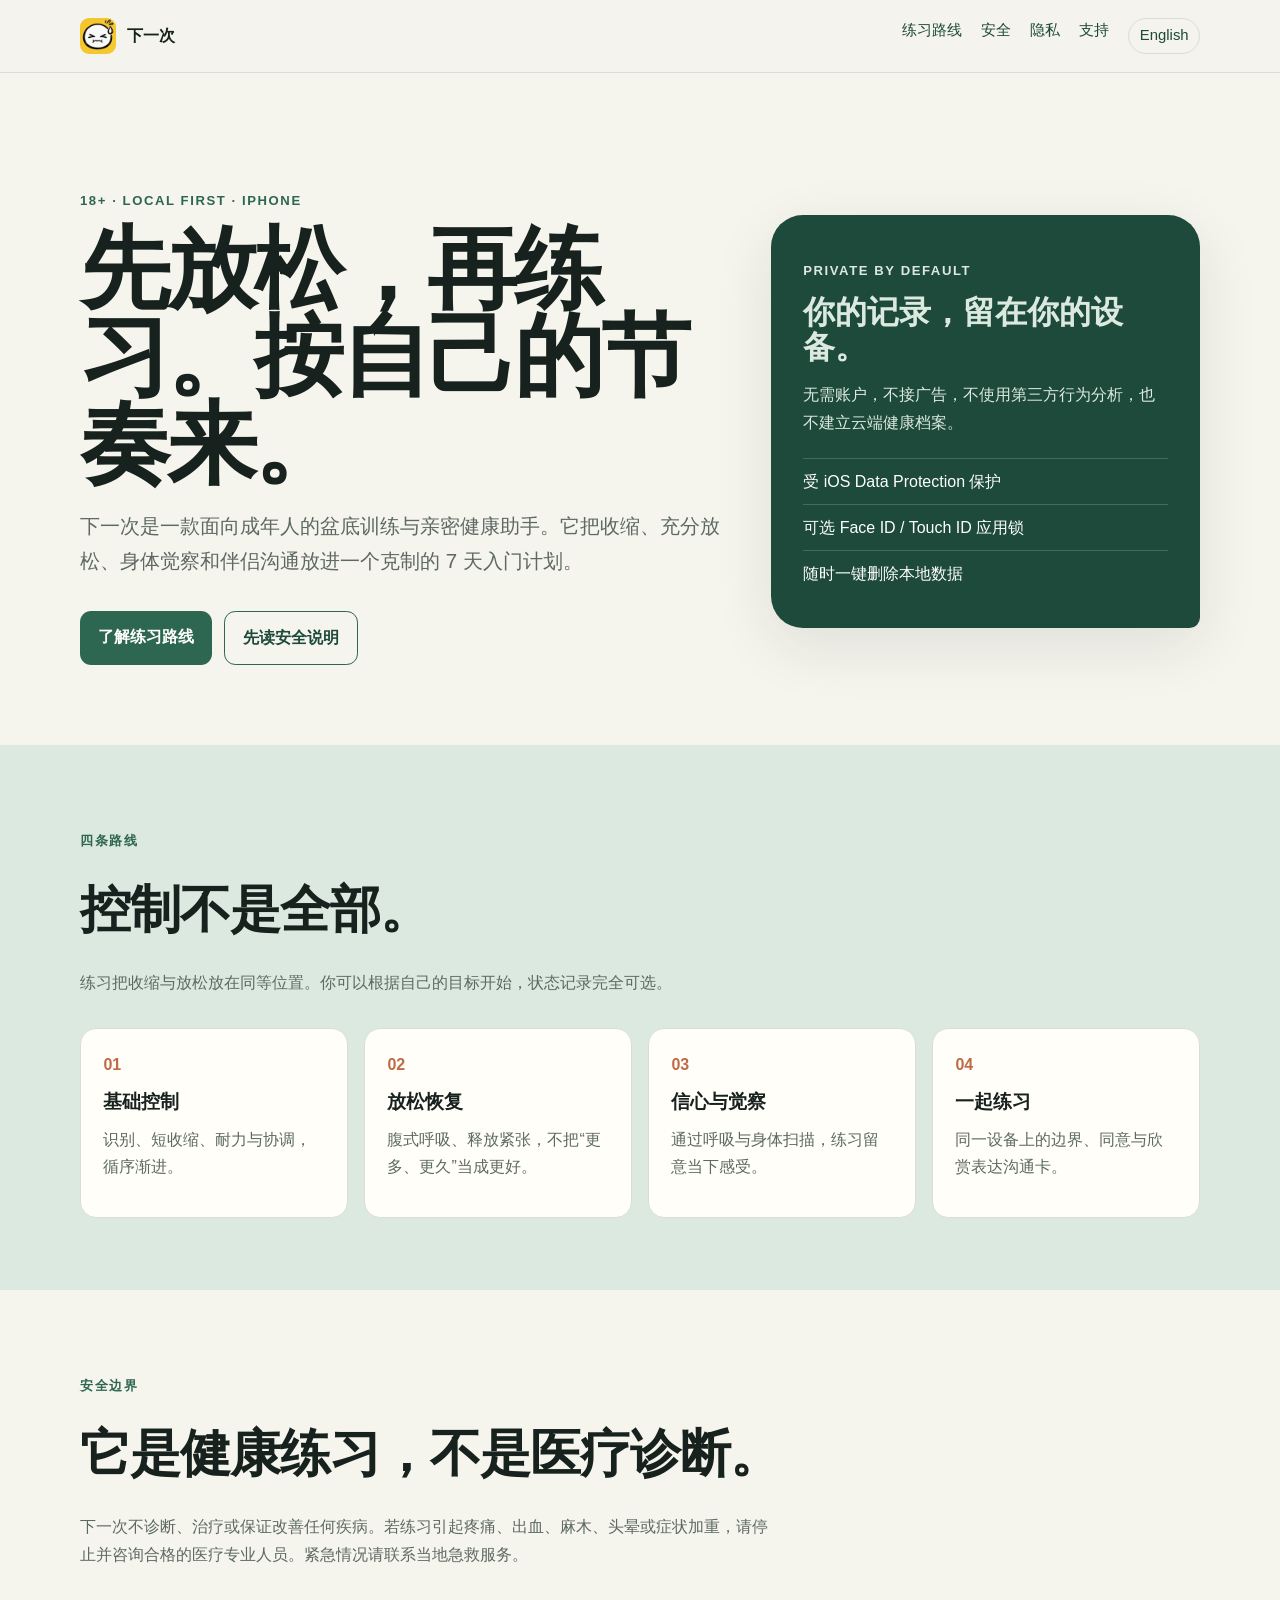
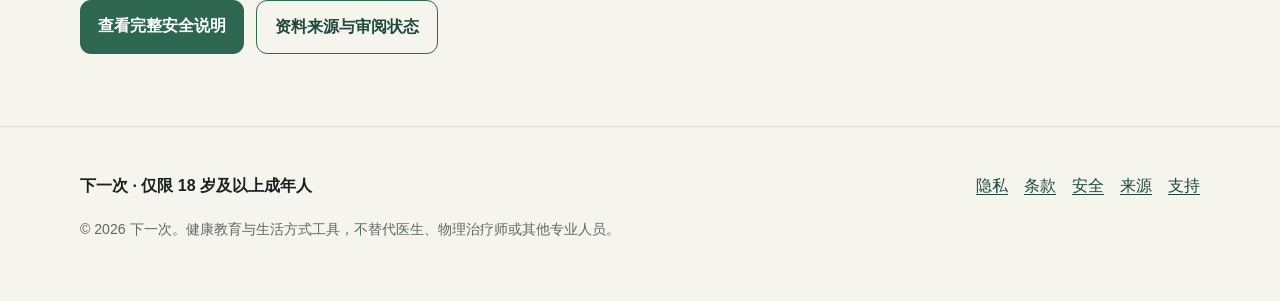
<file: docs/index.html>
<!doctype html>
<html lang="zh-CN"><head><meta charset="utf-8"><meta name="viewport" content="width=device-width,initial-scale=1"><meta name="description" content="下一次是一款面向成年人的本地优先盆底训练、放松与伴侣沟通 iPhone App。"><title>下一次｜私密而克制的成人健康练习</title><link rel="stylesheet" href="styles.css"></head>
<body><a class="skip" href="#main">跳到主要内容</a>
<header class="site-header"><nav class="shell nav" aria-label="主导航"><a class="brand" href="index.html"><img src="icon.png" alt=""><span>下一次</span></a><div class="nav-links"><a href="#routes">练习路线</a><a href="safety.html">安全</a><a href="privacy.html">隐私</a><a href="support.html">支持</a><a class="lang" href="index_en.html" lang="en">English</a></div></nav></header>
<main id="main"><section class="shell hero"><div><p class="eyebrow">18+ · Local first · iPhone</p><h1>先放松，再练习。按自己的节奏来。</h1><p class="lede">下一次是一款面向成年人的盆底训练与亲密健康助手。它把收缩、充分放松、身体觉察和伴侣沟通放进一个克制的 7 天入门计划。</p><div class="actions"><a class="button" href="#routes">了解练习路线</a><a class="button secondary" href="safety.html">先读安全说明</a></div></div><aside class="hero-card" aria-label="隐私摘要"><p class="eyebrow">PRIVATE BY DEFAULT</p><p class="big">你的记录，留在你的设备。</p><p>无需账户，不接广告，不使用第三方行为分析，也不建立云端健康档案。</p><ul class="privacy-list"><li>受 iOS Data Protection 保护</li><li>可选 Face ID / Touch ID 应用锁</li><li>随时一键删除本地数据</li></ul></aside></section>
<section class="section alt" id="routes"><div class="shell"><p class="eyebrow">四条路线</p><h2>控制不是全部。</h2><p class="intro">练习把收缩与放松放在同等位置。你可以根据自己的目标开始，状态记录完全可选。</p><div class="grid"><article class="card"><span class="number">01</span><h3>基础控制</h3><p>识别、短收缩、耐力与协调，循序渐进。</p></article><article class="card"><span class="number">02</span><h3>放松恢复</h3><p>腹式呼吸、释放紧张，不把“更多、更久”当成更好。</p></article><article class="card"><span class="number">03</span><h3>信心与觉察</h3><p>通过呼吸与身体扫描，练习留意当下感受。</p></article><article class="card"><span class="number">04</span><h3>一起练习</h3><p>同一设备上的边界、同意与欣赏表达沟通卡。</p></article></div></div></section>
<section class="section"><div class="shell"><p class="eyebrow">安全边界</p><h2>它是健康练习，不是医疗诊断。</h2><p class="intro">下一次不诊断、治疗或保证改善任何疾病。若练习引起疼痛、出血、麻木、头晕或症状加重，请停止并咨询合格的医疗专业人员。紧急情况请联系当地急救服务。</p><div class="actions"><a class="button" href="safety.html">查看完整安全说明</a><a class="button secondary" href="sources.html">资料来源与审阅状态</a></div></div></section></main>
<footer class="site-footer"><div class="shell"><div class="footer-row"><strong>下一次 · 仅限 18 岁及以上成年人</strong><div class="footer-links"><a href="privacy.html">隐私</a><a href="terms.html">条款</a><a href="safety.html">安全</a><a href="sources.html">来源</a><a href="support.html">支持</a></div></div><p class="fine">© 2026 下一次。健康教育与生活方式工具，不替代医生、物理治疗师或其他专业人员。</p></div></footer></body></html>
</file>
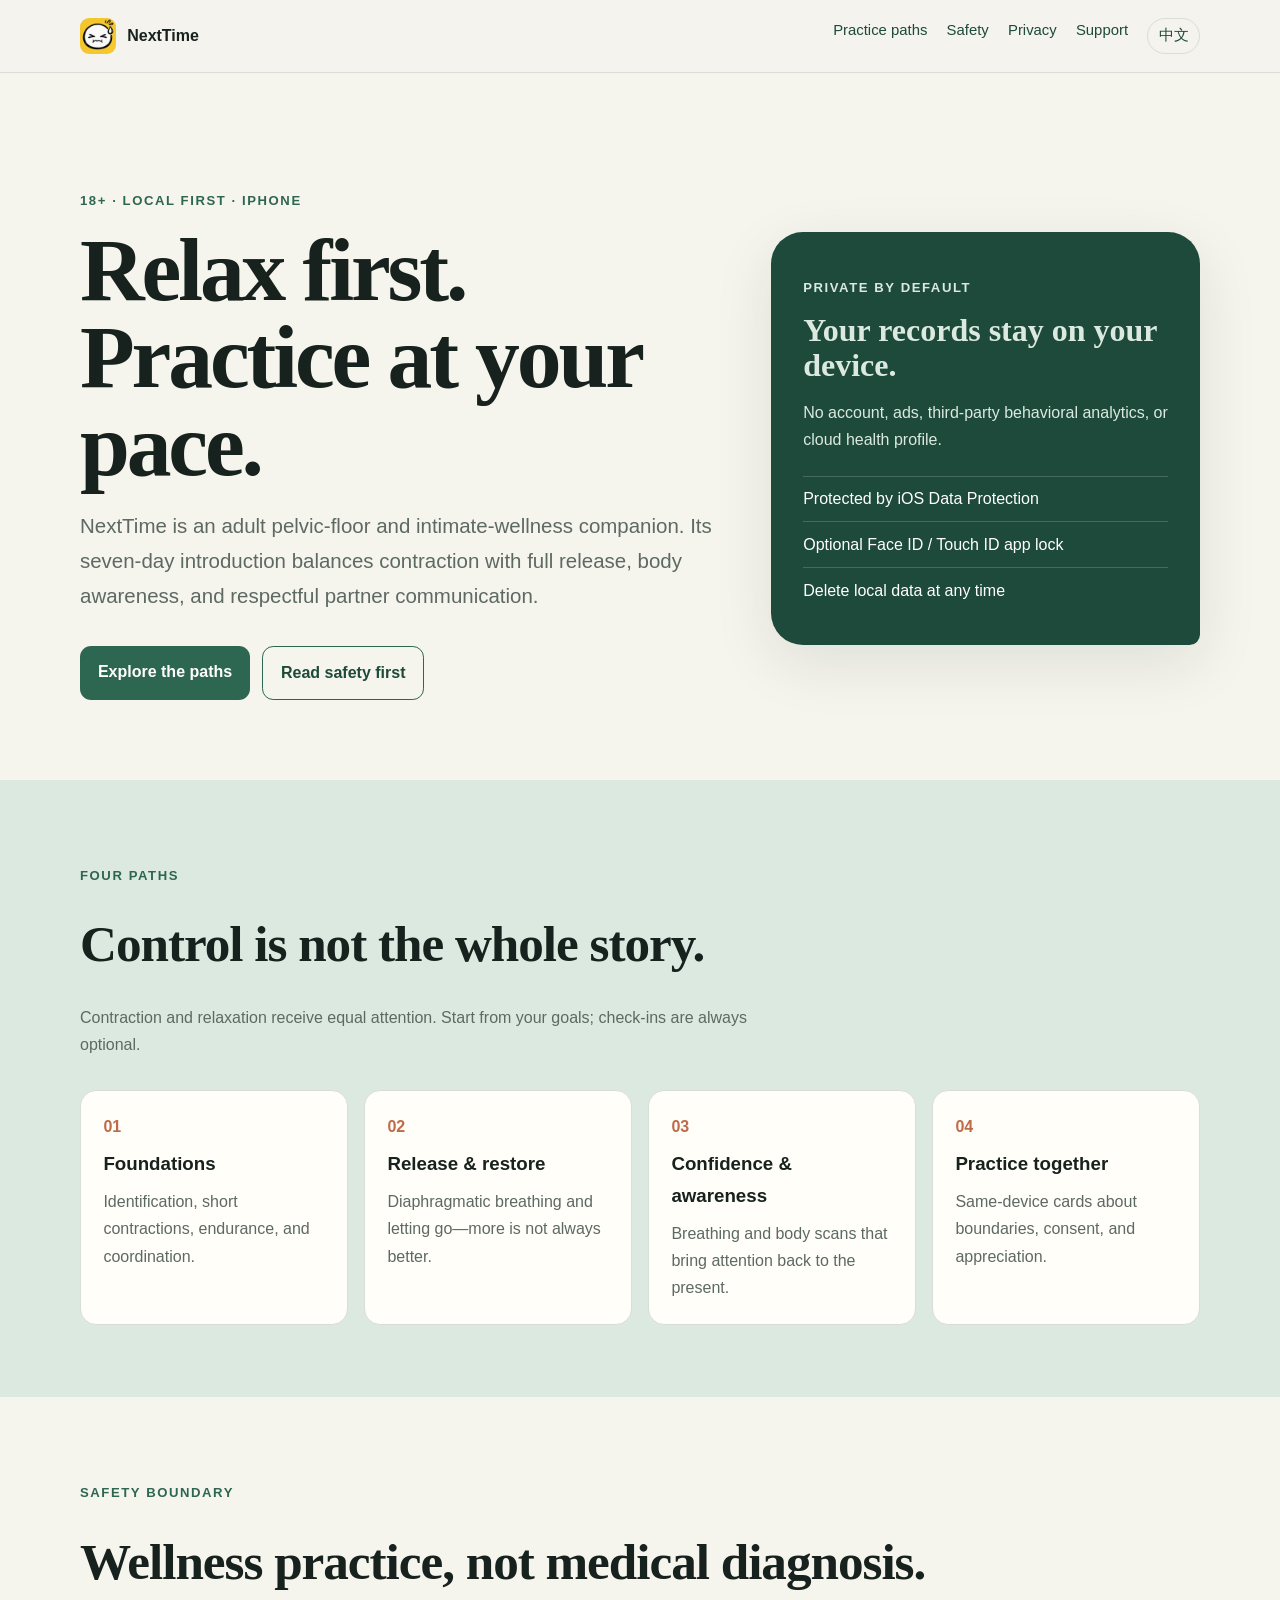
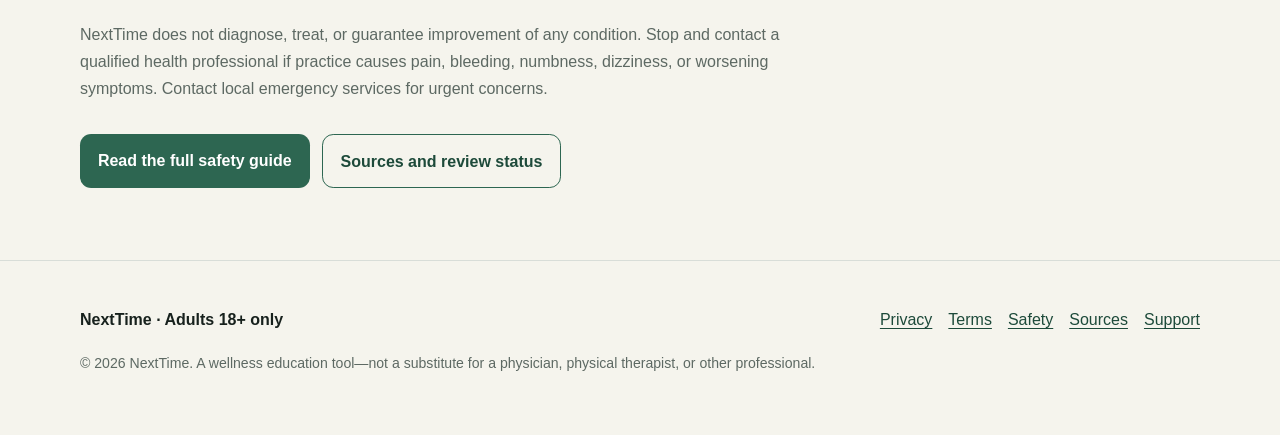
<file: docs/index_en.html>
<!doctype html>
<html lang="en"><head><meta charset="utf-8"><meta name="viewport" content="width=device-width,initial-scale=1"><meta name="description" content="NextTime is a local-first iPhone app for adult pelvic-floor practice, relaxation, awareness, and partner communication."><title>NextTime | Private adult wellness practice</title><link rel="stylesheet" href="styles.css"></head>
<body><a class="skip" href="#main">Skip to main content</a>
<header class="site-header"><nav class="shell nav" aria-label="Main navigation"><a class="brand" href="index_en.html"><img src="icon.png" alt=""><span>NextTime</span></a><div class="nav-links"><a href="#routes">Practice paths</a><a href="safety_en.html">Safety</a><a href="privacy_en.html">Privacy</a><a href="support_en.html">Support</a><a class="lang" href="index.html" lang="zh-CN">中文</a></div></nav></header>
<main id="main"><section class="shell hero"><div><p class="eyebrow">18+ · Local first · iPhone</p><h1>Relax first. Practice at your pace.</h1><p class="lede">NextTime is an adult pelvic-floor and intimate-wellness companion. Its seven-day introduction balances contraction with full release, body awareness, and respectful partner communication.</p><div class="actions"><a class="button" href="#routes">Explore the paths</a><a class="button secondary" href="safety_en.html">Read safety first</a></div></div><aside class="hero-card" aria-label="Privacy summary"><p class="eyebrow">PRIVATE BY DEFAULT</p><p class="big">Your records stay on your device.</p><p>No account, ads, third-party behavioral analytics, or cloud health profile.</p><ul class="privacy-list"><li>Protected by iOS Data Protection</li><li>Optional Face ID / Touch ID app lock</li><li>Delete local data at any time</li></ul></aside></section>
<section class="section alt" id="routes"><div class="shell"><p class="eyebrow">Four paths</p><h2>Control is not the whole story.</h2><p class="intro">Contraction and relaxation receive equal attention. Start from your goals; check-ins are always optional.</p><div class="grid"><article class="card"><span class="number">01</span><h3>Foundations</h3><p>Identification, short contractions, endurance, and coordination.</p></article><article class="card"><span class="number">02</span><h3>Release &amp; restore</h3><p>Diaphragmatic breathing and letting go—more is not always better.</p></article><article class="card"><span class="number">03</span><h3>Confidence &amp; awareness</h3><p>Breathing and body scans that bring attention back to the present.</p></article><article class="card"><span class="number">04</span><h3>Practice together</h3><p>Same-device cards about boundaries, consent, and appreciation.</p></article></div></div></section>
<section class="section"><div class="shell"><p class="eyebrow">Safety boundary</p><h2>Wellness practice, not medical diagnosis.</h2><p class="intro">NextTime does not diagnose, treat, or guarantee improvement of any condition. Stop and contact a qualified health professional if practice causes pain, bleeding, numbness, dizziness, or worsening symptoms. Contact local emergency services for urgent concerns.</p><div class="actions"><a class="button" href="safety_en.html">Read the full safety guide</a><a class="button secondary" href="sources_en.html">Sources and review status</a></div></div></section></main>
<footer class="site-footer"><div class="shell"><div class="footer-row"><strong>NextTime · Adults 18+ only</strong><div class="footer-links"><a href="privacy_en.html">Privacy</a><a href="terms_en.html">Terms</a><a href="safety_en.html">Safety</a><a href="sources_en.html">Sources</a><a href="support_en.html">Support</a></div></div><p class="fine">© 2026 NextTime. A wellness education tool—not a substitute for a physician, physical therapist, or other professional.</p></div></footer></body></html>
</file>
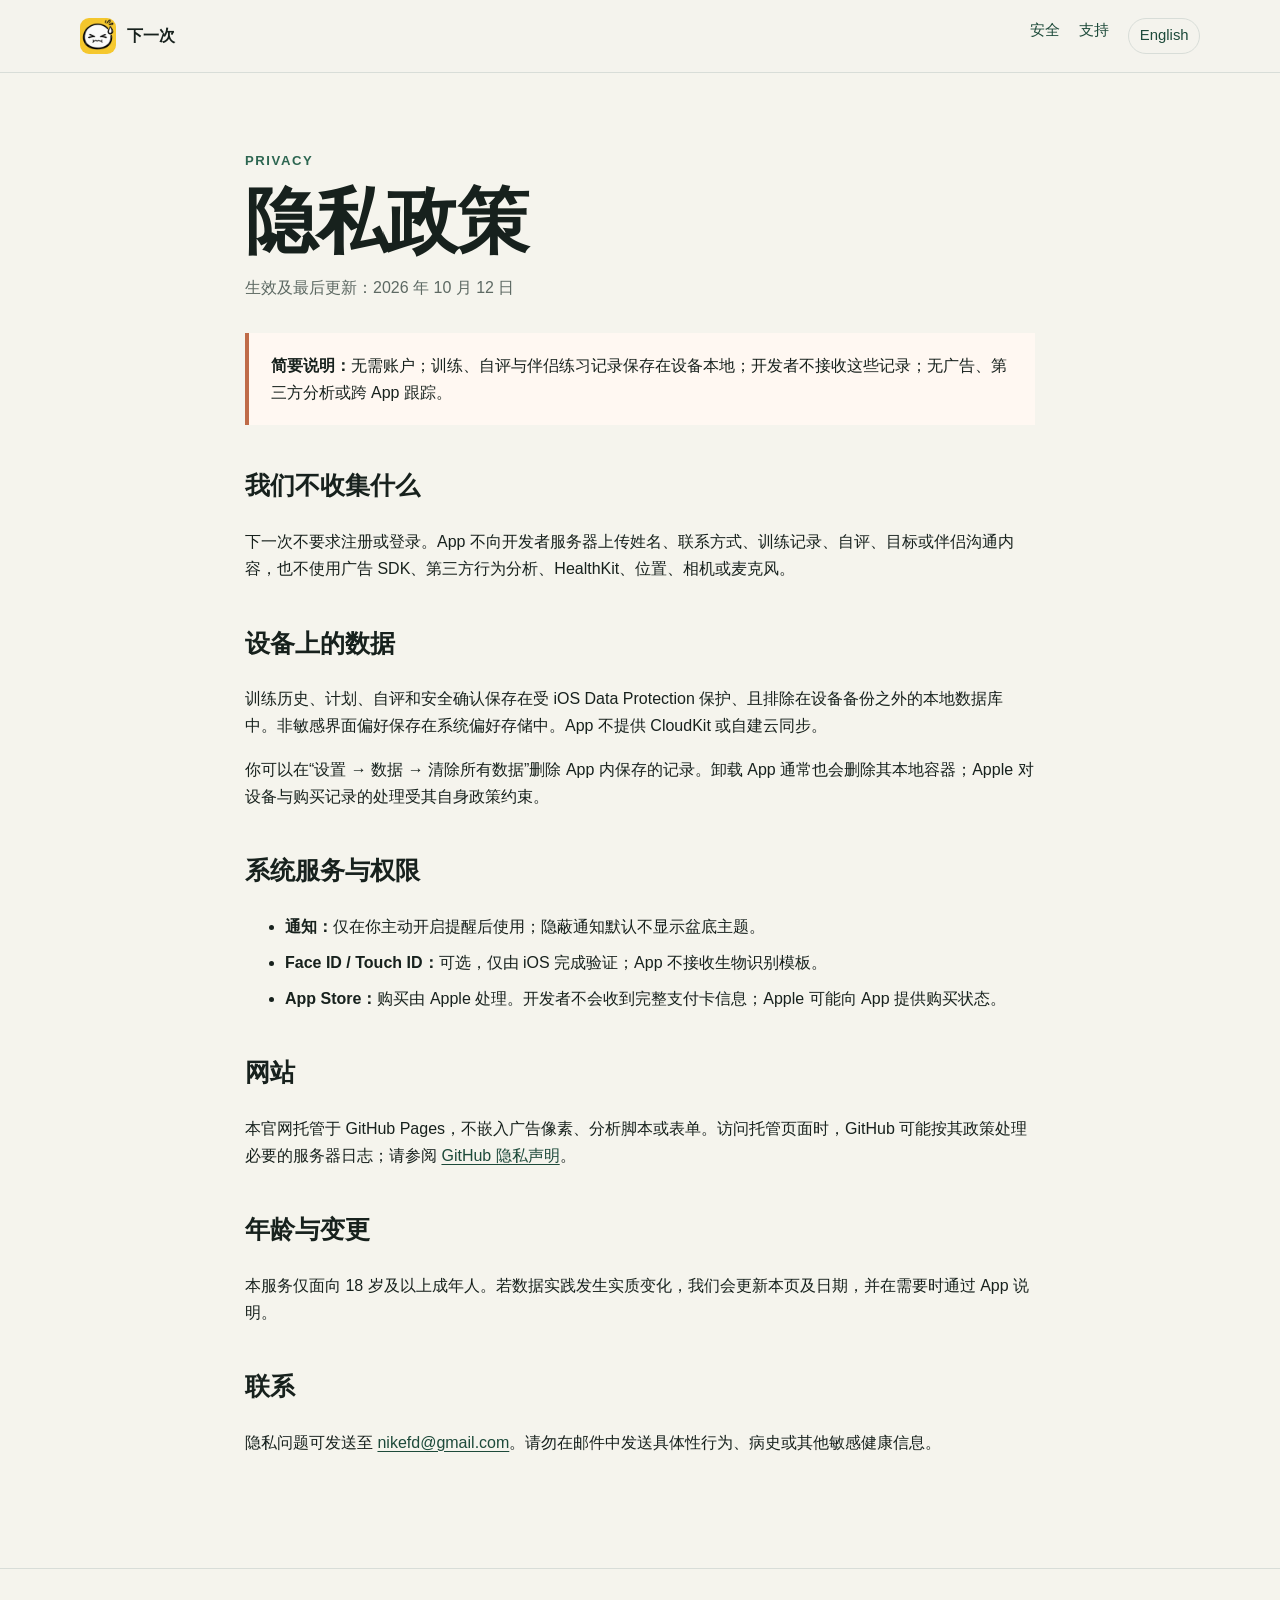
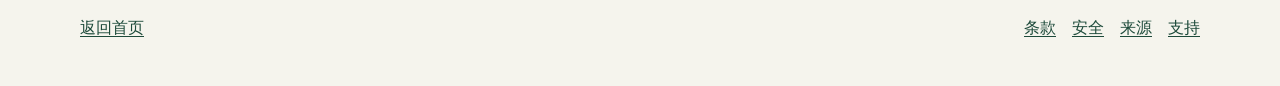
<file: docs/privacy.html>
<!doctype html><html lang="zh-CN"><head><meta charset="utf-8"><meta name="viewport" content="width=device-width,initial-scale=1"><title>隐私政策｜下一次</title><link rel="stylesheet" href="styles.css"></head><body><a class="skip" href="#main">跳到主要内容</a><header class="site-header"><nav class="shell nav"><a class="brand" href="index.html"><img src="icon.png" alt="">下一次</a><div class="nav-links"><a href="safety.html">安全</a><a href="support.html">支持</a><a class="lang" href="privacy_en.html" lang="en">English</a></div></nav></header><main class="article" id="main"><p class="eyebrow">Privacy</p><h1>隐私政策</h1><p class="meta">生效及最后更新：2026 年 10 月 12 日</p><div class="callout"><strong>简要说明：</strong>无需账户；训练、自评与伴侣练习记录保存在设备本地；开发者不接收这些记录；无广告、第三方分析或跨 App 跟踪。</div><h2>我们不收集什么</h2><p>下一次不要求注册或登录。App 不向开发者服务器上传姓名、联系方式、训练记录、自评、目标或伴侣沟通内容，也不使用广告 SDK、第三方行为分析、HealthKit、位置、相机或麦克风。</p><h2>设备上的数据</h2><p>训练历史、计划、自评和安全确认保存在受 iOS Data Protection 保护、且排除在设备备份之外的本地数据库中。非敏感界面偏好保存在系统偏好存储中。App 不提供 CloudKit 或自建云同步。</p><p>你可以在“设置 → 数据 → 清除所有数据”删除 App 内保存的记录。卸载 App 通常也会删除其本地容器；Apple 对设备与购买记录的处理受其自身政策约束。</p><h2>系统服务与权限</h2><ul><li><strong>通知：</strong>仅在你主动开启提醒后使用；隐蔽通知默认不显示盆底主题。</li><li><strong>Face ID / Touch ID：</strong>可选，仅由 iOS 完成验证；App 不接收生物识别模板。</li><li><strong>App Store：</strong>购买由 Apple 处理。开发者不会收到完整支付卡信息；Apple 可能向 App 提供购买状态。</li></ul><h2>网站</h2><p>本官网托管于 GitHub Pages，不嵌入广告像素、分析脚本或表单。访问托管页面时，GitHub 可能按其政策处理必要的服务器日志；请参阅 <a href="https://docs.github.com/en/site-policy/privacy-policies/github-general-privacy-statement">GitHub 隐私声明</a>。</p><h2>年龄与变更</h2><p>本服务仅面向 18 岁及以上成年人。若数据实践发生实质变化，我们会更新本页及日期，并在需要时通过 App 说明。</p><h2>联系</h2><p>隐私问题可发送至 <a href="mailto:nikefd@gmail.com">nikefd@gmail.com</a>。请勿在邮件中发送具体性行为、病史或其他敏感健康信息。</p></main><footer class="site-footer"><div class="shell footer-row"><a href="index.html">返回首页</a><div class="footer-links"><a href="terms.html">条款</a><a href="safety.html">安全</a><a href="sources.html">来源</a><a href="support.html">支持</a></div></div></footer></body></html>
</file>
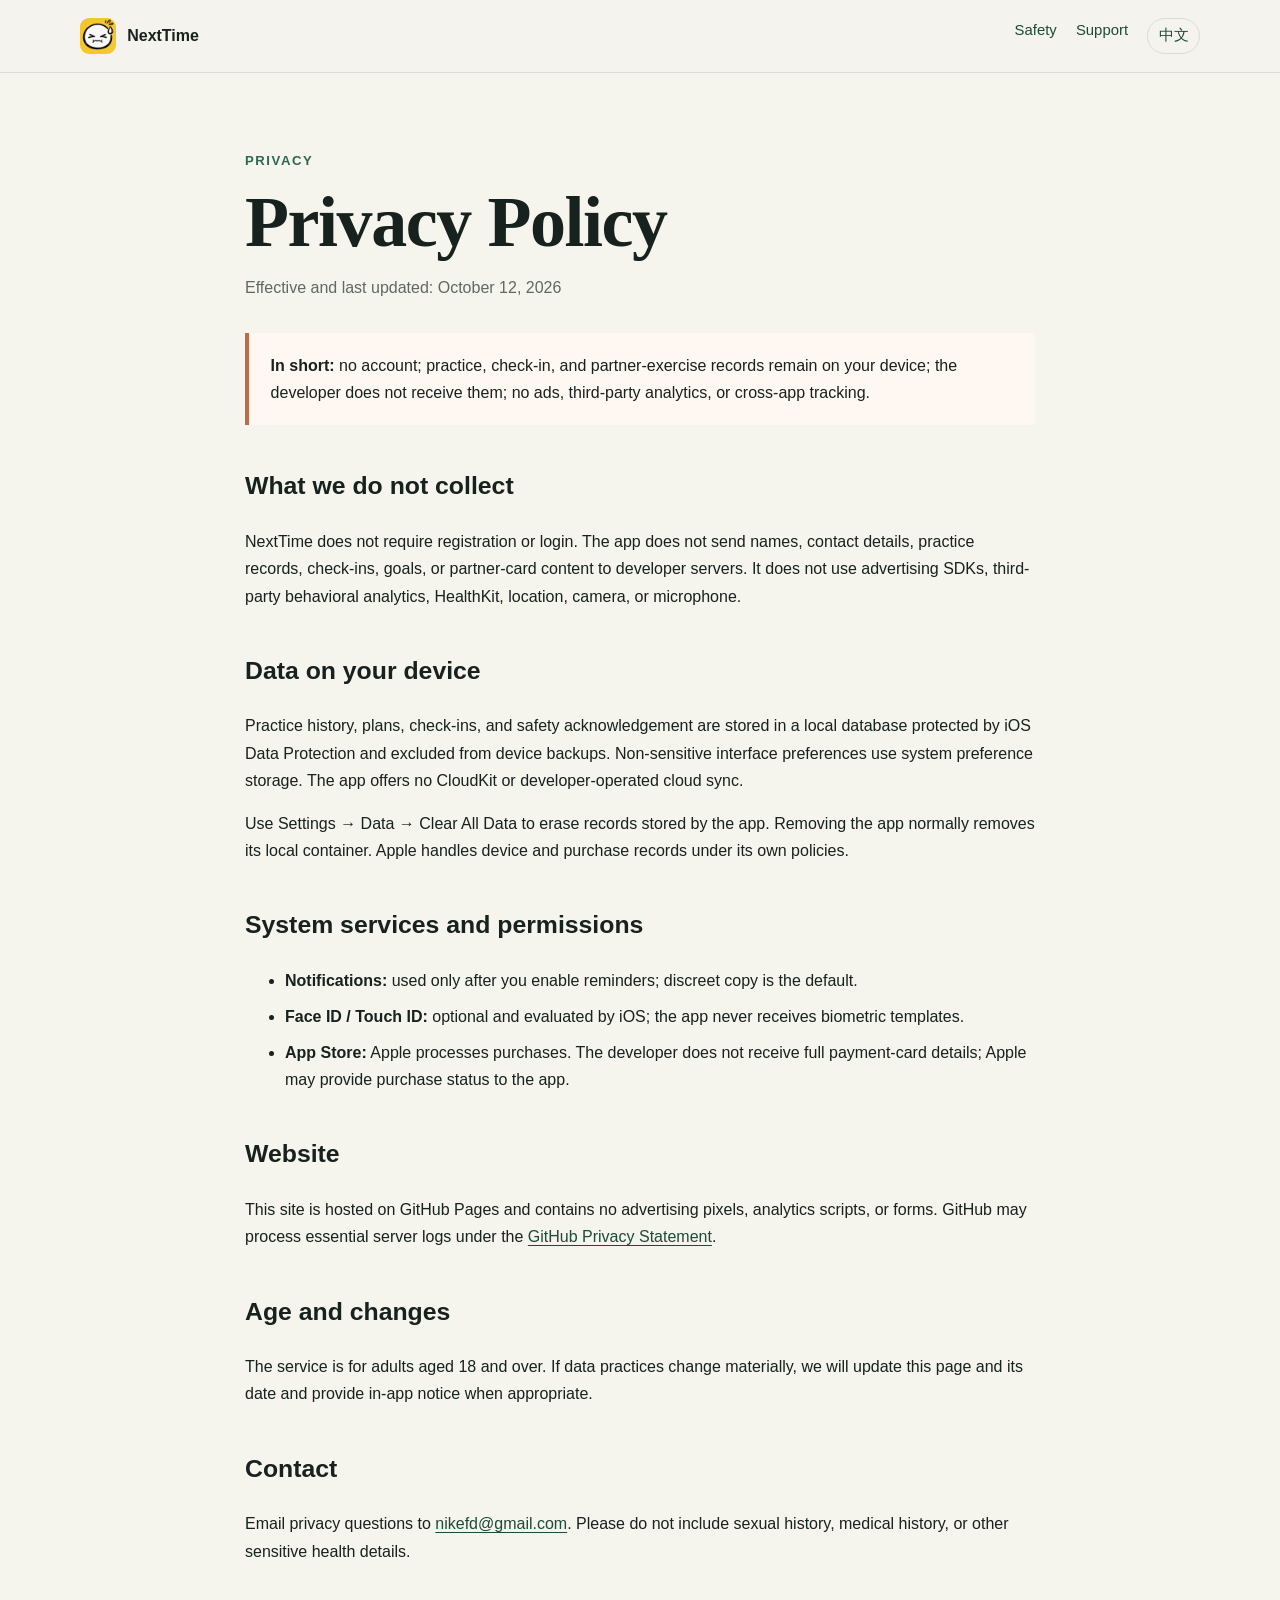
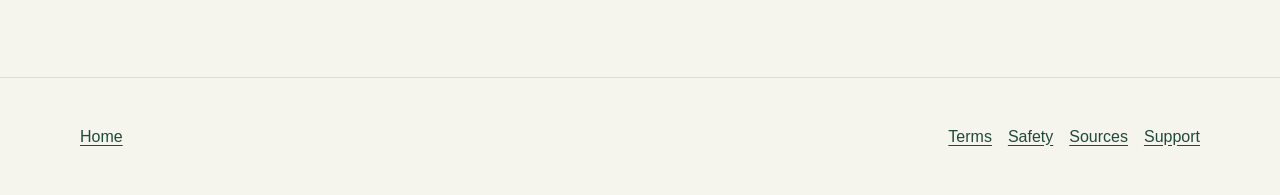
<file: docs/privacy_en.html>
<!doctype html><html lang="en"><head><meta charset="utf-8"><meta name="viewport" content="width=device-width,initial-scale=1"><title>Privacy Policy | NextTime</title><link rel="stylesheet" href="styles.css"></head><body><a class="skip" href="#main">Skip to main content</a><header class="site-header"><nav class="shell nav"><a class="brand" href="index_en.html"><img src="icon.png" alt="">NextTime</a><div class="nav-links"><a href="safety_en.html">Safety</a><a href="support_en.html">Support</a><a class="lang" href="privacy.html" lang="zh-CN">中文</a></div></nav></header><main class="article" id="main"><p class="eyebrow">Privacy</p><h1>Privacy Policy</h1><p class="meta">Effective and last updated: October 12, 2026</p><div class="callout"><strong>In short:</strong> no account; practice, check-in, and partner-exercise records remain on your device; the developer does not receive them; no ads, third-party analytics, or cross-app tracking.</div><h2>What we do not collect</h2><p>NextTime does not require registration or login. The app does not send names, contact details, practice records, check-ins, goals, or partner-card content to developer servers. It does not use advertising SDKs, third-party behavioral analytics, HealthKit, location, camera, or microphone.</p><h2>Data on your device</h2><p>Practice history, plans, check-ins, and safety acknowledgement are stored in a local database protected by iOS Data Protection and excluded from device backups. Non-sensitive interface preferences use system preference storage. The app offers no CloudKit or developer-operated cloud sync.</p><p>Use Settings → Data → Clear All Data to erase records stored by the app. Removing the app normally removes its local container. Apple handles device and purchase records under its own policies.</p><h2>System services and permissions</h2><ul><li><strong>Notifications:</strong> used only after you enable reminders; discreet copy is the default.</li><li><strong>Face ID / Touch ID:</strong> optional and evaluated by iOS; the app never receives biometric templates.</li><li><strong>App Store:</strong> Apple processes purchases. The developer does not receive full payment-card details; Apple may provide purchase status to the app.</li></ul><h2>Website</h2><p>This site is hosted on GitHub Pages and contains no advertising pixels, analytics scripts, or forms. GitHub may process essential server logs under the <a href="https://docs.github.com/en/site-policy/privacy-policies/github-general-privacy-statement">GitHub Privacy Statement</a>.</p><h2>Age and changes</h2><p>The service is for adults aged 18 and over. If data practices change materially, we will update this page and its date and provide in-app notice when appropriate.</p><h2>Contact</h2><p>Email privacy questions to <a href="mailto:nikefd@gmail.com">nikefd@gmail.com</a>. Please do not include sexual history, medical history, or other sensitive health details.</p></main><footer class="site-footer"><div class="shell footer-row"><a href="index_en.html">Home</a><div class="footer-links"><a href="terms_en.html">Terms</a><a href="safety_en.html">Safety</a><a href="sources_en.html">Sources</a><a href="support_en.html">Support</a></div></div></footer></body></html>
</file>
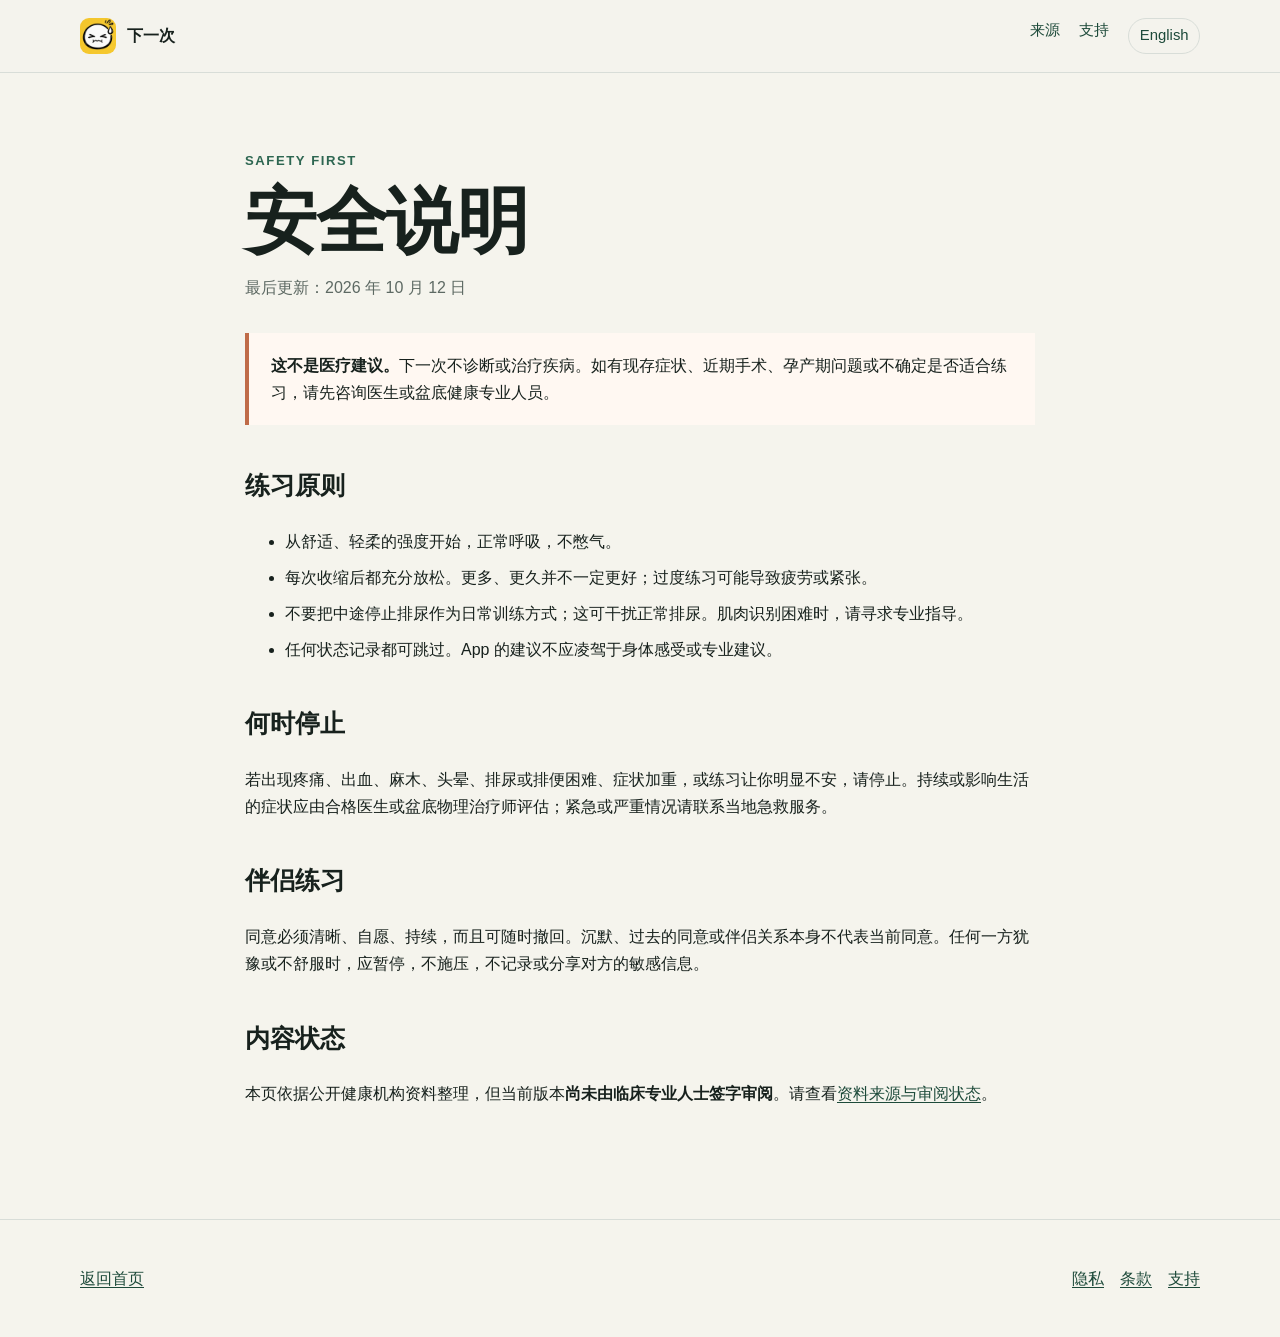
<file: docs/safety.html>
<!doctype html><html lang="zh-CN"><head><meta charset="utf-8"><meta name="viewport" content="width=device-width,initial-scale=1"><title>安全说明｜下一次</title><link rel="stylesheet" href="styles.css"></head><body><header class="site-header"><nav class="shell nav"><a class="brand" href="index.html"><img src="icon.png" alt="">下一次</a><div class="nav-links"><a href="sources.html">来源</a><a href="support.html">支持</a><a class="lang" href="safety_en.html" lang="en">English</a></div></nav></header><main class="article"><p class="eyebrow">Safety first</p><h1>安全说明</h1><p class="meta">最后更新：2026 年 10 月 12 日</p><div class="callout"><strong>这不是医疗建议。</strong>下一次不诊断或治疗疾病。如有现存症状、近期手术、孕产期问题或不确定是否适合练习，请先咨询医生或盆底健康专业人员。</div><h2>练习原则</h2><ul><li>从舒适、轻柔的强度开始，正常呼吸，不憋气。</li><li>每次收缩后都充分放松。更多、更久并不一定更好；过度练习可能导致疲劳或紧张。</li><li>不要把中途停止排尿作为日常训练方式；这可干扰正常排尿。肌肉识别困难时，请寻求专业指导。</li><li>任何状态记录都可跳过。App 的建议不应凌驾于身体感受或专业建议。</li></ul><h2>何时停止</h2><p>若出现疼痛、出血、麻木、头晕、排尿或排便困难、症状加重，或练习让你明显不安，请停止。持续或影响生活的症状应由合格医生或盆底物理治疗师评估；紧急或严重情况请联系当地急救服务。</p><h2>伴侣练习</h2><p>同意必须清晰、自愿、持续，而且可随时撤回。沉默、过去的同意或伴侣关系本身不代表当前同意。任何一方犹豫或不舒服时，应暂停，不施压，不记录或分享对方的敏感信息。</p><h2>内容状态</h2><p>本页依据公开健康机构资料整理，但当前版本<strong>尚未由临床专业人士签字审阅</strong>。请查看<a href="sources.html">资料来源与审阅状态</a>。</p></main><footer class="site-footer"><div class="shell footer-row"><a href="index.html">返回首页</a><div class="footer-links"><a href="privacy.html">隐私</a><a href="terms.html">条款</a><a href="support.html">支持</a></div></div></footer></body></html>
</file>
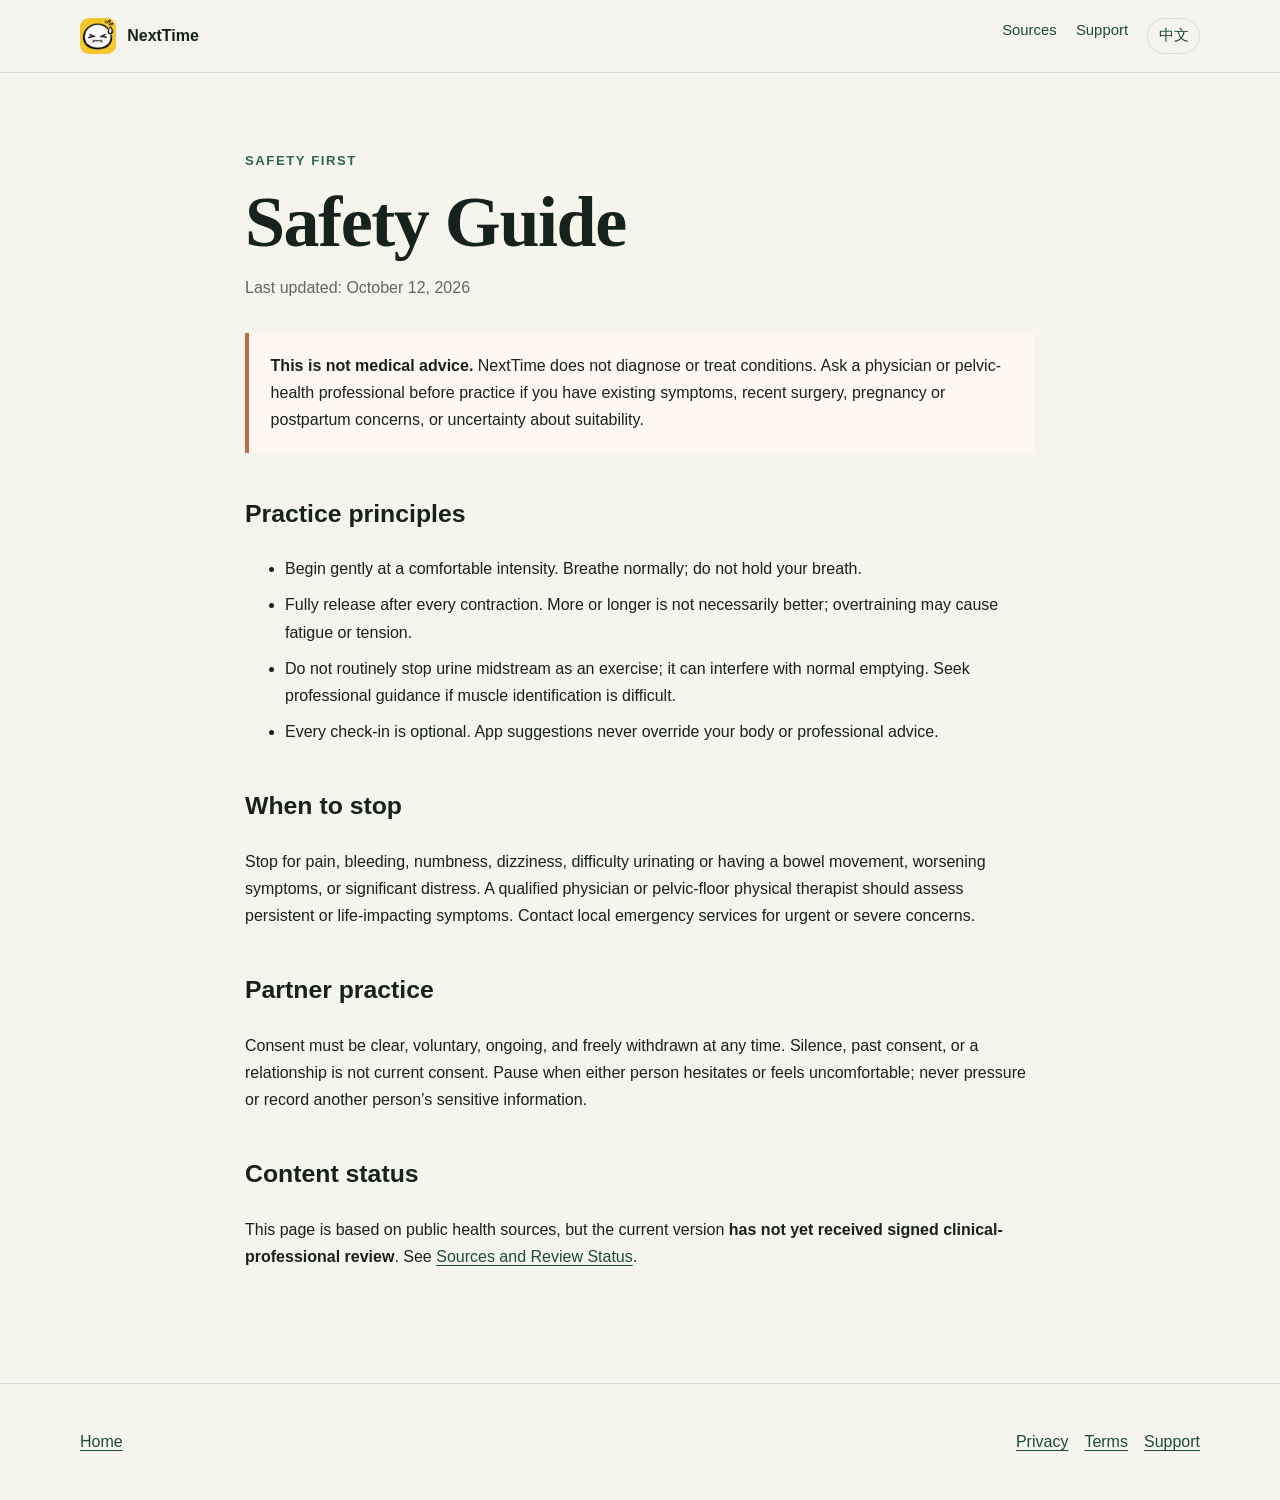
<file: docs/safety_en.html>
<!doctype html><html lang="en"><head><meta charset="utf-8"><meta name="viewport" content="width=device-width,initial-scale=1"><title>Safety Guide | NextTime</title><link rel="stylesheet" href="styles.css"></head><body><header class="site-header"><nav class="shell nav"><a class="brand" href="index_en.html"><img src="icon.png" alt="">NextTime</a><div class="nav-links"><a href="sources_en.html">Sources</a><a href="support_en.html">Support</a><a class="lang" href="safety.html" lang="zh-CN">中文</a></div></nav></header><main class="article"><p class="eyebrow">Safety first</p><h1>Safety Guide</h1><p class="meta">Last updated: October 12, 2026</p><div class="callout"><strong>This is not medical advice.</strong> NextTime does not diagnose or treat conditions. Ask a physician or pelvic-health professional before practice if you have existing symptoms, recent surgery, pregnancy or postpartum concerns, or uncertainty about suitability.</div><h2>Practice principles</h2><ul><li>Begin gently at a comfortable intensity. Breathe normally; do not hold your breath.</li><li>Fully release after every contraction. More or longer is not necessarily better; overtraining may cause fatigue or tension.</li><li>Do not routinely stop urine midstream as an exercise; it can interfere with normal emptying. Seek professional guidance if muscle identification is difficult.</li><li>Every check-in is optional. App suggestions never override your body or professional advice.</li></ul><h2>When to stop</h2><p>Stop for pain, bleeding, numbness, dizziness, difficulty urinating or having a bowel movement, worsening symptoms, or significant distress. A qualified physician or pelvic-floor physical therapist should assess persistent or life-impacting symptoms. Contact local emergency services for urgent or severe concerns.</p><h2>Partner practice</h2><p>Consent must be clear, voluntary, ongoing, and freely withdrawn at any time. Silence, past consent, or a relationship is not current consent. Pause when either person hesitates or feels uncomfortable; never pressure or record another person’s sensitive information.</p><h2>Content status</h2><p>This page is based on public health sources, but the current version <strong>has not yet received signed clinical-professional review</strong>. See <a href="sources_en.html">Sources and Review Status</a>.</p></main><footer class="site-footer"><div class="shell footer-row"><a href="index_en.html">Home</a><div class="footer-links"><a href="privacy_en.html">Privacy</a><a href="terms_en.html">Terms</a><a href="support_en.html">Support</a></div></div></footer></body></html>
</file>
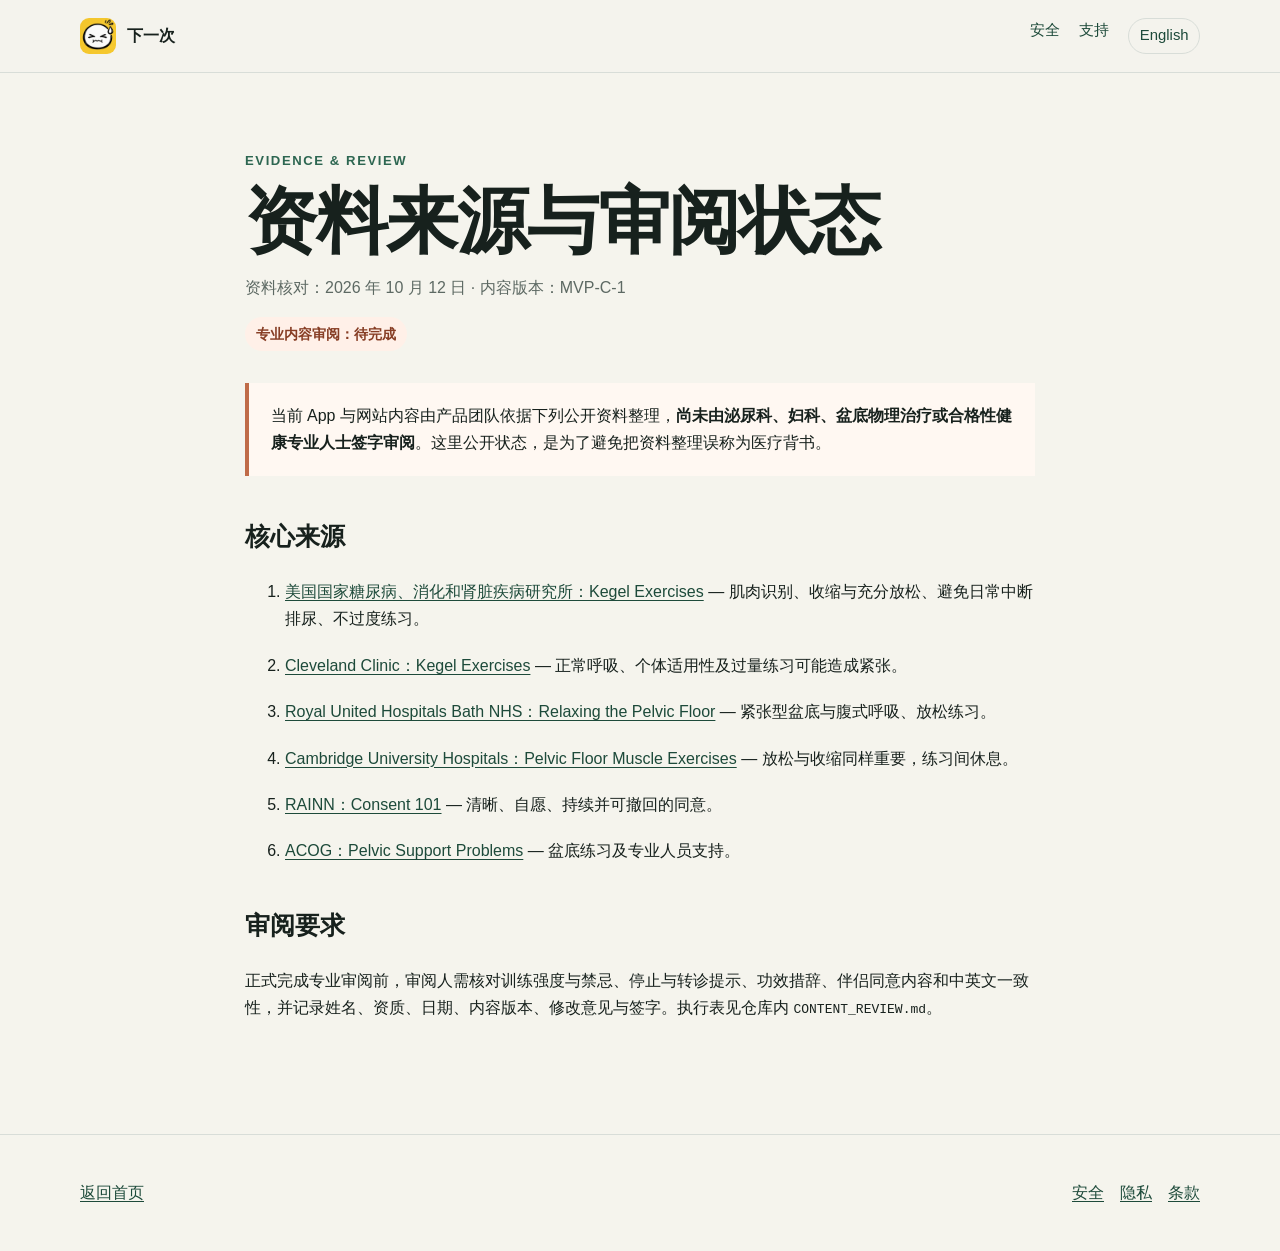
<file: docs/sources.html>
<!doctype html><html lang="zh-CN"><head><meta charset="utf-8"><meta name="viewport" content="width=device-width,initial-scale=1"><title>资料来源与审阅状态｜下一次</title><link rel="stylesheet" href="styles.css"></head><body><header class="site-header"><nav class="shell nav"><a class="brand" href="index.html"><img src="icon.png" alt="">下一次</a><div class="nav-links"><a href="safety.html">安全</a><a href="support.html">支持</a><a class="lang" href="sources_en.html" lang="en">English</a></div></nav></header><main class="article"><p class="eyebrow">Evidence &amp; review</p><h1>资料来源与审阅状态</h1><p class="meta">资料核对：2026 年 10 月 12 日 · 内容版本：MVP-C-1</p><p><span class="status">专业内容审阅：待完成</span></p><div class="callout">当前 App 与网站内容由产品团队依据下列公开资料整理，<strong>尚未由泌尿科、妇科、盆底物理治疗或合格性健康专业人士签字审阅</strong>。这里公开状态，是为了避免把资料整理误称为医疗背书。</div><h2>核心来源</h2><ol class="source-list"><li><a href="https://www.niddk.nih.gov/health-information/urologic-diseases/kegel-exercises">美国国家糖尿病、消化和肾脏疾病研究所：Kegel Exercises</a> — 肌肉识别、收缩与充分放松、避免日常中断排尿、不过度练习。</li><li><a href="https://my.clevelandclinic.org/health/treatments/14611-kegel-exercises">Cleveland Clinic：Kegel Exercises</a> — 正常呼吸、个体适用性及过量练习可能造成紧张。</li><li><a href="https://ruh.nhs.uk/patients/patient_information/PHY046_Relaxing_the_Pelvic_Floor.pdf">Royal United Hospitals Bath NHS：Relaxing the Pelvic Floor</a> — 紧张型盆底与腹式呼吸、放松练习。</li><li><a href="https://www.cuh.nhs.uk/patient-information/female-pelvic-floor-muscle-exercises/">Cambridge University Hospitals：Pelvic Floor Muscle Exercises</a> — 放松与收缩同样重要，练习间休息。</li><li><a href="https://rainn.org/share-the-facts/consent-101-respect-boundaries-and-building-trust">RAINN：Consent 101</a> — 清晰、自愿、持续并可撤回的同意。</li><li><a href="https://www.acog.org/womens-health/faqs/pelvic-support-problems">ACOG：Pelvic Support Problems</a> — 盆底练习及专业人员支持。</li></ol><h2>审阅要求</h2><p>正式完成专业审阅前，审阅人需核对训练强度与禁忌、停止与转诊提示、功效措辞、伴侣同意内容和中英文一致性，并记录姓名、资质、日期、内容版本、修改意见与签字。执行表见仓库内 <code>CONTENT_REVIEW.md</code>。</p></main><footer class="site-footer"><div class="shell footer-row"><a href="index.html">返回首页</a><div class="footer-links"><a href="safety.html">安全</a><a href="privacy.html">隐私</a><a href="terms.html">条款</a></div></div></footer></body></html>
</file>
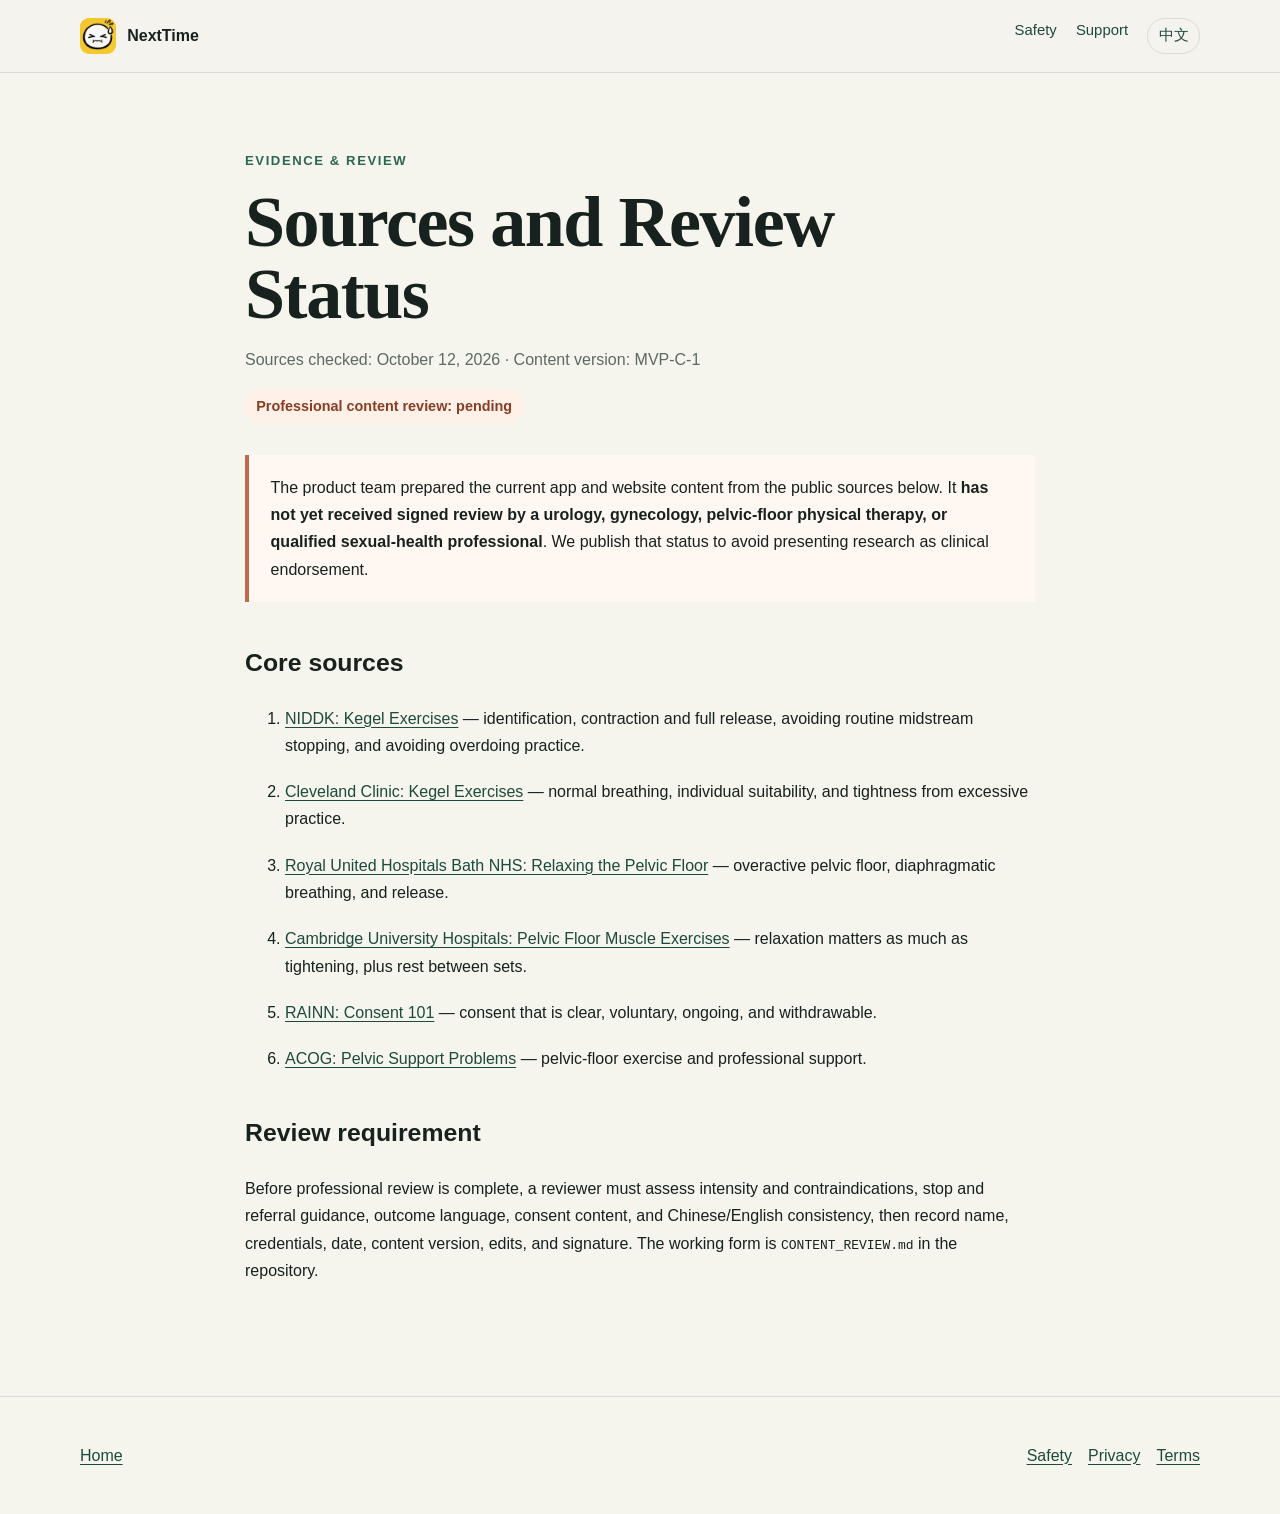
<file: docs/sources_en.html>
<!doctype html><html lang="en"><head><meta charset="utf-8"><meta name="viewport" content="width=device-width,initial-scale=1"><title>Sources and Review Status | NextTime</title><link rel="stylesheet" href="styles.css"></head><body><header class="site-header"><nav class="shell nav"><a class="brand" href="index_en.html"><img src="icon.png" alt="">NextTime</a><div class="nav-links"><a href="safety_en.html">Safety</a><a href="support_en.html">Support</a><a class="lang" href="sources.html" lang="zh-CN">中文</a></div></nav></header><main class="article"><p class="eyebrow">Evidence &amp; review</p><h1>Sources and Review Status</h1><p class="meta">Sources checked: October 12, 2026 · Content version: MVP-C-1</p><p><span class="status">Professional content review: pending</span></p><div class="callout">The product team prepared the current app and website content from the public sources below. It <strong>has not yet received signed review by a urology, gynecology, pelvic-floor physical therapy, or qualified sexual-health professional</strong>. We publish that status to avoid presenting research as clinical endorsement.</div><h2>Core sources</h2><ol class="source-list"><li><a href="https://www.niddk.nih.gov/health-information/urologic-diseases/kegel-exercises">NIDDK: Kegel Exercises</a> — identification, contraction and full release, avoiding routine midstream stopping, and avoiding overdoing practice.</li><li><a href="https://my.clevelandclinic.org/health/treatments/14611-kegel-exercises">Cleveland Clinic: Kegel Exercises</a> — normal breathing, individual suitability, and tightness from excessive practice.</li><li><a href="https://ruh.nhs.uk/patients/patient_information/PHY046_Relaxing_the_Pelvic_Floor.pdf">Royal United Hospitals Bath NHS: Relaxing the Pelvic Floor</a> — overactive pelvic floor, diaphragmatic breathing, and release.</li><li><a href="https://www.cuh.nhs.uk/patient-information/female-pelvic-floor-muscle-exercises/">Cambridge University Hospitals: Pelvic Floor Muscle Exercises</a> — relaxation matters as much as tightening, plus rest between sets.</li><li><a href="https://rainn.org/share-the-facts/consent-101-respect-boundaries-and-building-trust">RAINN: Consent 101</a> — consent that is clear, voluntary, ongoing, and withdrawable.</li><li><a href="https://www.acog.org/womens-health/faqs/pelvic-support-problems">ACOG: Pelvic Support Problems</a> — pelvic-floor exercise and professional support.</li></ol><h2>Review requirement</h2><p>Before professional review is complete, a reviewer must assess intensity and contraindications, stop and referral guidance, outcome language, consent content, and Chinese/English consistency, then record name, credentials, date, content version, edits, and signature. The working form is <code>CONTENT_REVIEW.md</code> in the repository.</p></main><footer class="site-footer"><div class="shell footer-row"><a href="index_en.html">Home</a><div class="footer-links"><a href="safety_en.html">Safety</a><a href="privacy_en.html">Privacy</a><a href="terms_en.html">Terms</a></div></div></footer></body></html>
</file>
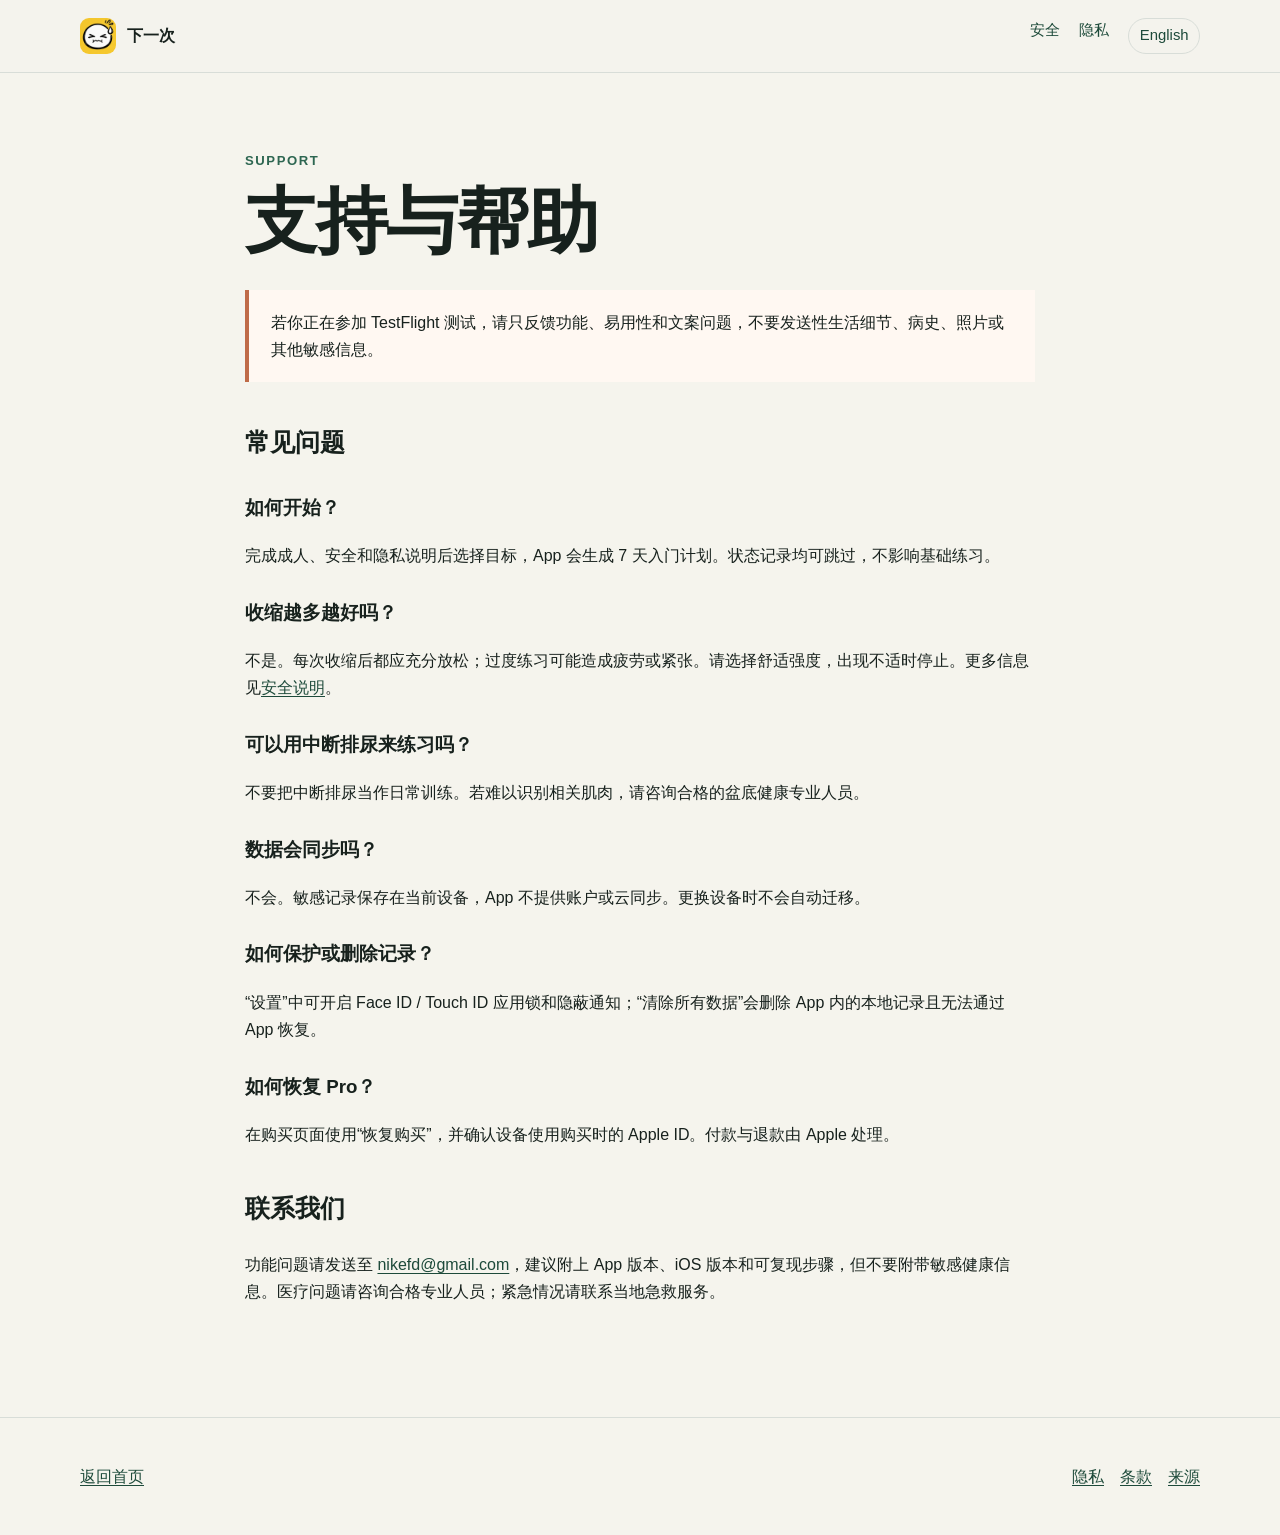
<file: docs/support.html>
<!doctype html><html lang="zh-CN"><head><meta charset="utf-8"><meta name="viewport" content="width=device-width,initial-scale=1"><title>支持｜下一次</title><link rel="stylesheet" href="styles.css"></head><body><header class="site-header"><nav class="shell nav"><a class="brand" href="index.html"><img src="icon.png" alt="">下一次</a><div class="nav-links"><a href="safety.html">安全</a><a href="privacy.html">隐私</a><a class="lang" href="support_en.html" lang="en">English</a></div></nav></header><main class="article"><p class="eyebrow">Support</p><h1>支持与帮助</h1><div class="callout">若你正在参加 TestFlight 测试，请只反馈功能、易用性和文案问题，不要发送性生活细节、病史、照片或其他敏感信息。</div><h2>常见问题</h2><h3>如何开始？</h3><p>完成成人、安全和隐私说明后选择目标，App 会生成 7 天入门计划。状态记录均可跳过，不影响基础练习。</p><h3>收缩越多越好吗？</h3><p>不是。每次收缩后都应充分放松；过度练习可能造成疲劳或紧张。请选择舒适强度，出现不适时停止。更多信息见<a href="safety.html">安全说明</a>。</p><h3>可以用中断排尿来练习吗？</h3><p>不要把中断排尿当作日常训练。若难以识别相关肌肉，请咨询合格的盆底健康专业人员。</p><h3>数据会同步吗？</h3><p>不会。敏感记录保存在当前设备，App 不提供账户或云同步。更换设备时不会自动迁移。</p><h3>如何保护或删除记录？</h3><p>“设置”中可开启 Face ID / Touch ID 应用锁和隐蔽通知；“清除所有数据”会删除 App 内的本地记录且无法通过 App 恢复。</p><h3>如何恢复 Pro？</h3><p>在购买页面使用“恢复购买”，并确认设备使用购买时的 Apple ID。付款与退款由 Apple 处理。</p><h2>联系我们</h2><p>功能问题请发送至 <a href="mailto:nikefd@gmail.com?subject=NextTime%20支持">nikefd@gmail.com</a>，建议附上 App 版本、iOS 版本和可复现步骤，但不要附带敏感健康信息。医疗问题请咨询合格专业人员；紧急情况请联系当地急救服务。</p></main><footer class="site-footer"><div class="shell footer-row"><a href="index.html">返回首页</a><div class="footer-links"><a href="privacy.html">隐私</a><a href="terms.html">条款</a><a href="sources.html">来源</a></div></div></footer></body></html>
</file>
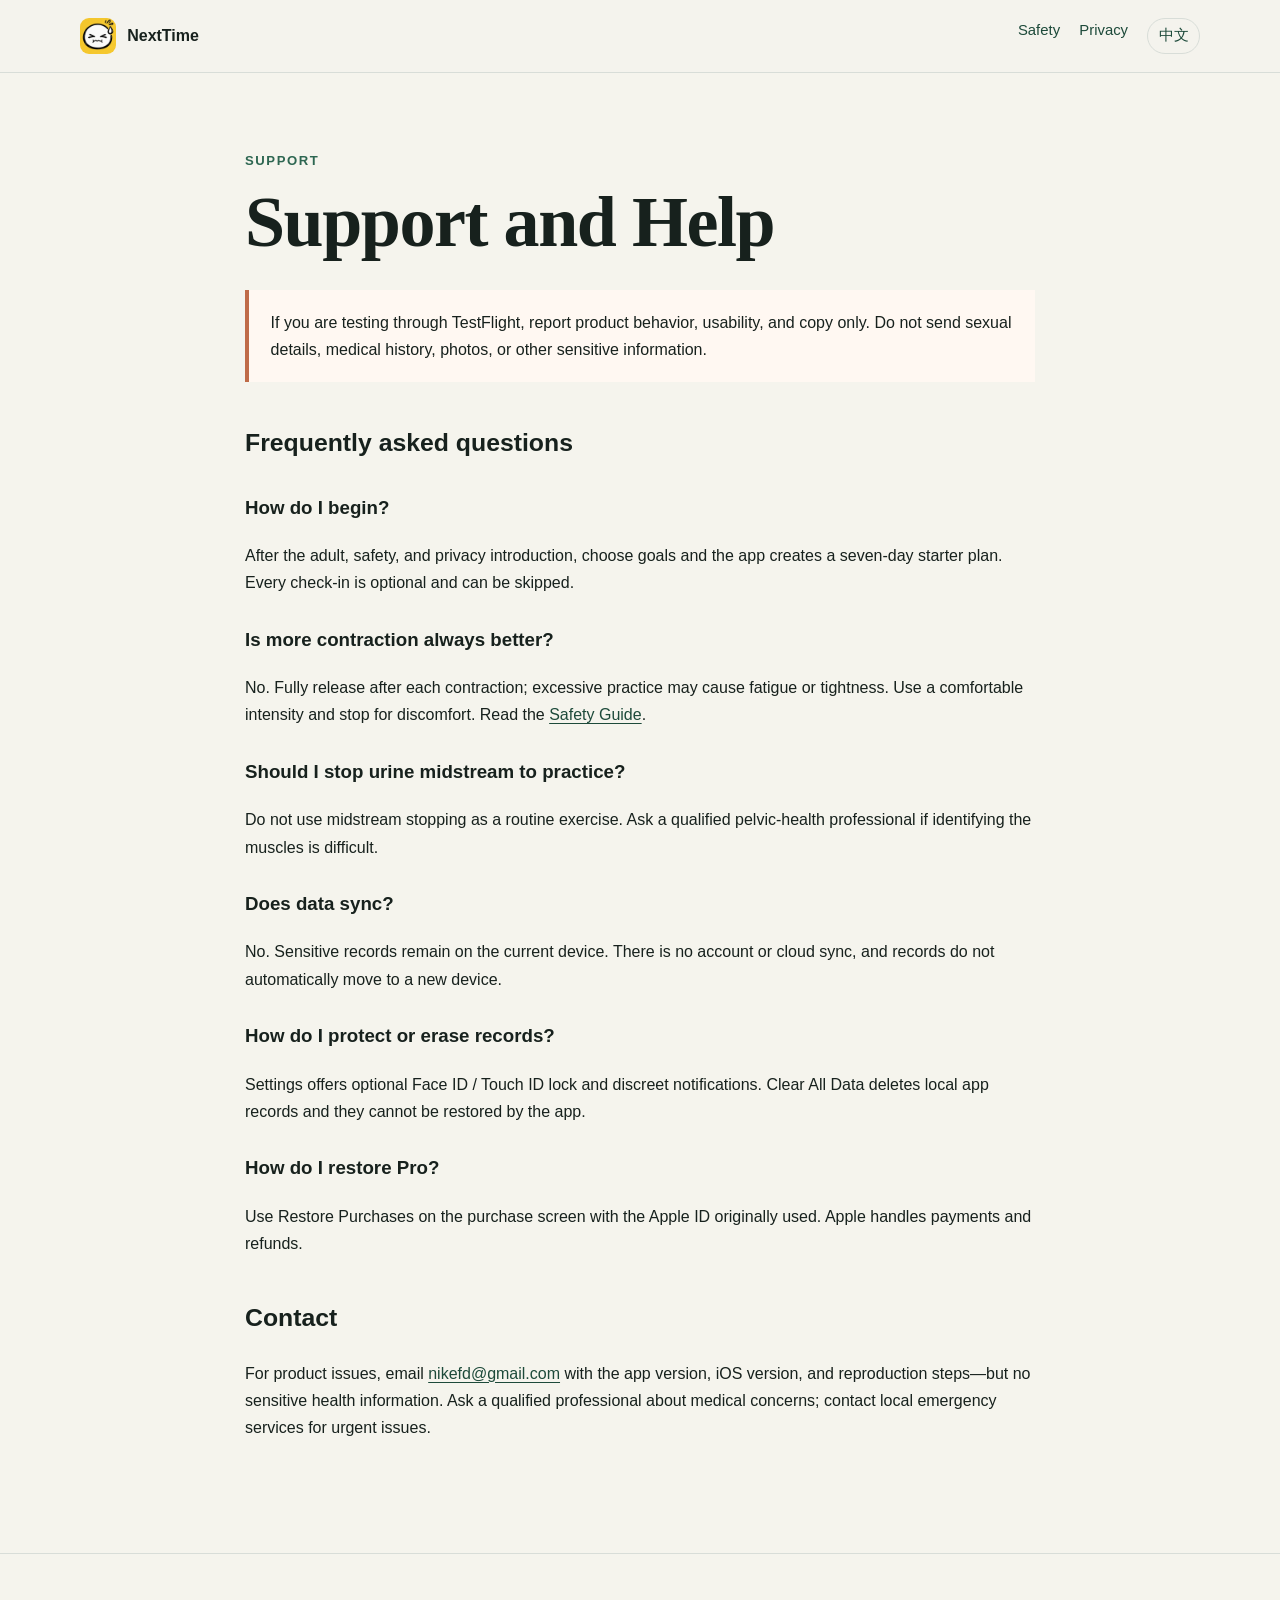
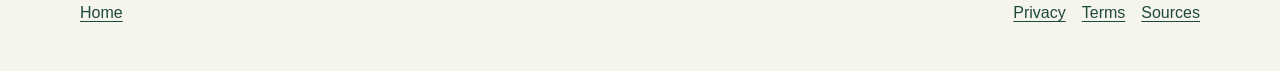
<file: docs/support_en.html>
<!doctype html><html lang="en"><head><meta charset="utf-8"><meta name="viewport" content="width=device-width,initial-scale=1"><title>Support | NextTime</title><link rel="stylesheet" href="styles.css"></head><body><header class="site-header"><nav class="shell nav"><a class="brand" href="index_en.html"><img src="icon.png" alt="">NextTime</a><div class="nav-links"><a href="safety_en.html">Safety</a><a href="privacy_en.html">Privacy</a><a class="lang" href="support.html" lang="zh-CN">中文</a></div></nav></header><main class="article"><p class="eyebrow">Support</p><h1>Support and Help</h1><div class="callout">If you are testing through TestFlight, report product behavior, usability, and copy only. Do not send sexual details, medical history, photos, or other sensitive information.</div><h2>Frequently asked questions</h2><h3>How do I begin?</h3><p>After the adult, safety, and privacy introduction, choose goals and the app creates a seven-day starter plan. Every check-in is optional and can be skipped.</p><h3>Is more contraction always better?</h3><p>No. Fully release after each contraction; excessive practice may cause fatigue or tightness. Use a comfortable intensity and stop for discomfort. Read the <a href="safety_en.html">Safety Guide</a>.</p><h3>Should I stop urine midstream to practice?</h3><p>Do not use midstream stopping as a routine exercise. Ask a qualified pelvic-health professional if identifying the muscles is difficult.</p><h3>Does data sync?</h3><p>No. Sensitive records remain on the current device. There is no account or cloud sync, and records do not automatically move to a new device.</p><h3>How do I protect or erase records?</h3><p>Settings offers optional Face ID / Touch ID lock and discreet notifications. Clear All Data deletes local app records and they cannot be restored by the app.</p><h3>How do I restore Pro?</h3><p>Use Restore Purchases on the purchase screen with the Apple ID originally used. Apple handles payments and refunds.</p><h2>Contact</h2><p>For product issues, email <a href="mailto:nikefd@gmail.com?subject=NextTime%20Support">nikefd@gmail.com</a> with the app version, iOS version, and reproduction steps—but no sensitive health information. Ask a qualified professional about medical concerns; contact local emergency services for urgent issues.</p></main><footer class="site-footer"><div class="shell footer-row"><a href="index_en.html">Home</a><div class="footer-links"><a href="privacy_en.html">Privacy</a><a href="terms_en.html">Terms</a><a href="sources_en.html">Sources</a></div></div></footer></body></html>
</file>
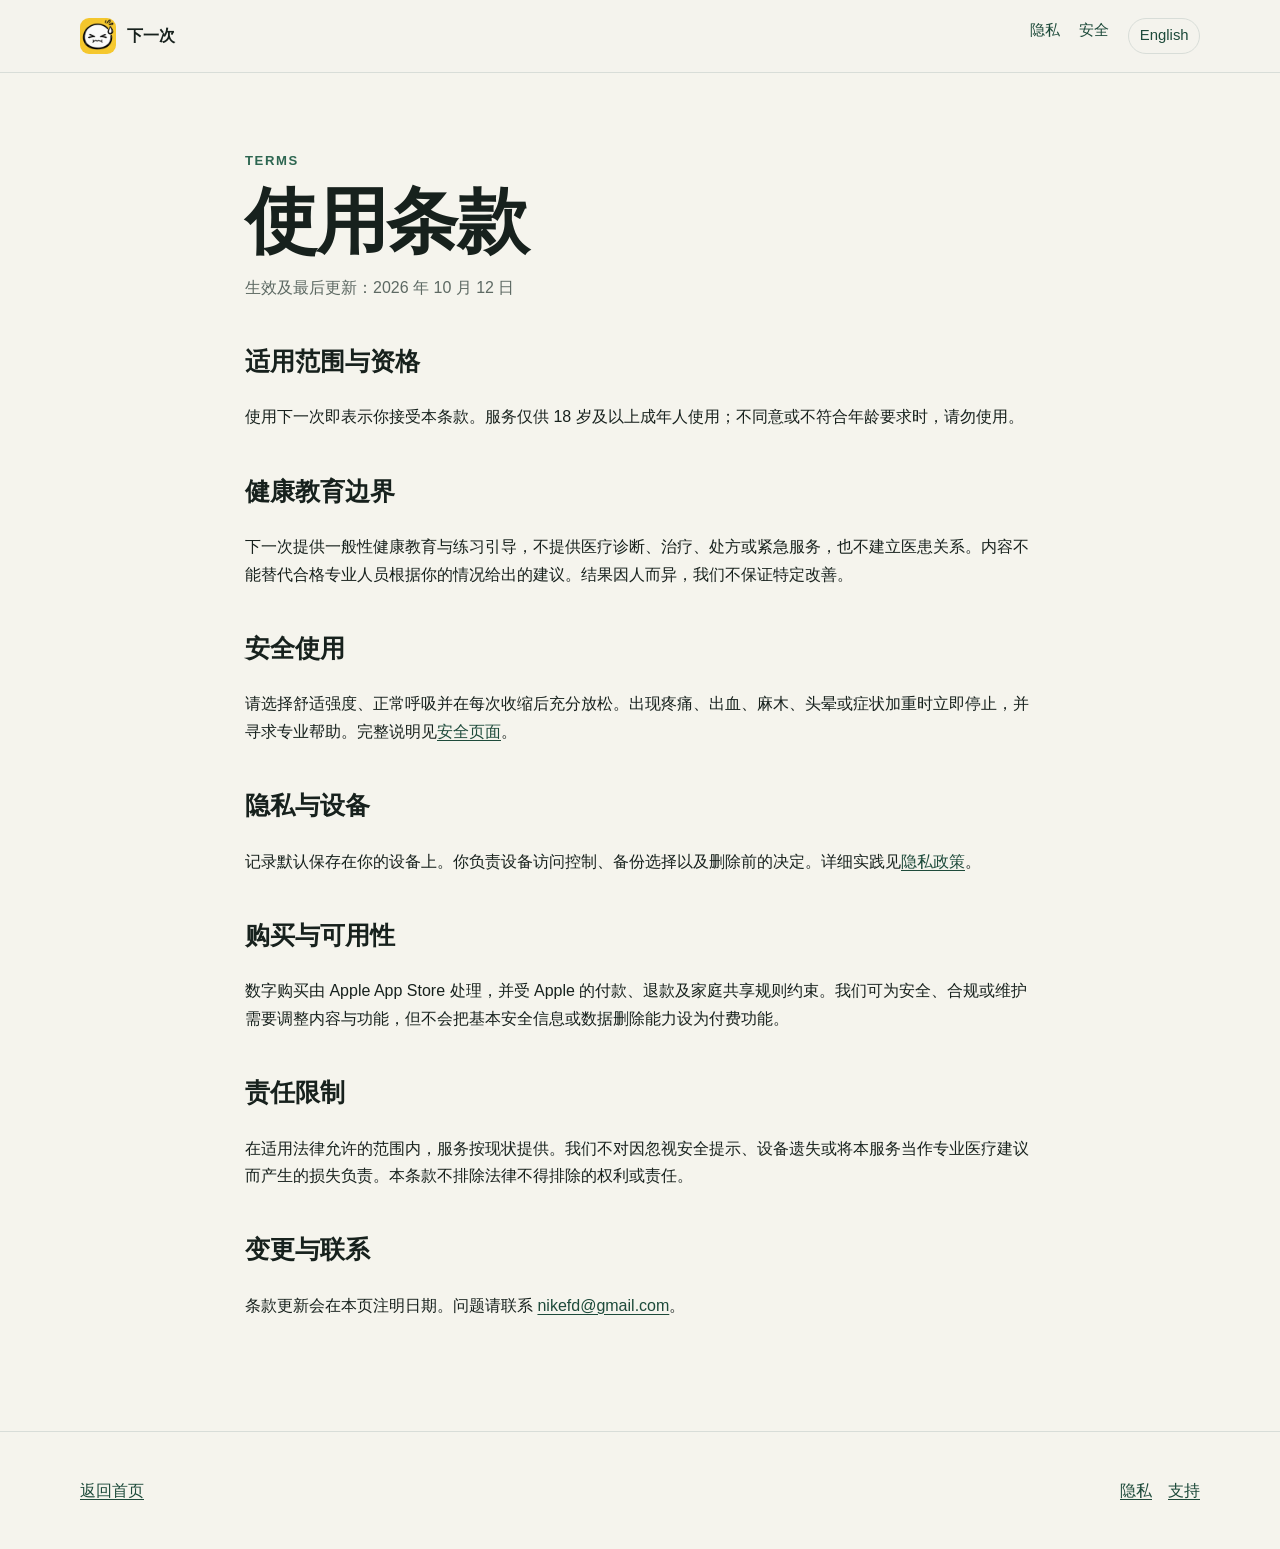
<file: docs/terms.html>
<!doctype html><html lang="zh-CN"><head><meta charset="utf-8"><meta name="viewport" content="width=device-width,initial-scale=1"><title>使用条款｜下一次</title><link rel="stylesheet" href="styles.css"></head><body><header class="site-header"><nav class="shell nav"><a class="brand" href="index.html"><img src="icon.png" alt="">下一次</a><div class="nav-links"><a href="privacy.html">隐私</a><a href="safety.html">安全</a><a class="lang" href="terms_en.html" lang="en">English</a></div></nav></header><main class="article"><p class="eyebrow">Terms</p><h1>使用条款</h1><p class="meta">生效及最后更新：2026 年 10 月 12 日</p><h2>适用范围与资格</h2><p>使用下一次即表示你接受本条款。服务仅供 18 岁及以上成年人使用；不同意或不符合年龄要求时，请勿使用。</p><h2>健康教育边界</h2><p>下一次提供一般性健康教育与练习引导，不提供医疗诊断、治疗、处方或紧急服务，也不建立医患关系。内容不能替代合格专业人员根据你的情况给出的建议。结果因人而异，我们不保证特定改善。</p><h2>安全使用</h2><p>请选择舒适强度、正常呼吸并在每次收缩后充分放松。出现疼痛、出血、麻木、头晕或症状加重时立即停止，并寻求专业帮助。完整说明见<a href="safety.html">安全页面</a>。</p><h2>隐私与设备</h2><p>记录默认保存在你的设备上。你负责设备访问控制、备份选择以及删除前的决定。详细实践见<a href="privacy.html">隐私政策</a>。</p><h2>购买与可用性</h2><p>数字购买由 Apple App Store 处理，并受 Apple 的付款、退款及家庭共享规则约束。我们可为安全、合规或维护需要调整内容与功能，但不会把基本安全信息或数据删除能力设为付费功能。</p><h2>责任限制</h2><p>在适用法律允许的范围内，服务按现状提供。我们不对因忽视安全提示、设备遗失或将本服务当作专业医疗建议而产生的损失负责。本条款不排除法律不得排除的权利或责任。</p><h2>变更与联系</h2><p>条款更新会在本页注明日期。问题请联系 <a href="mailto:nikefd@gmail.com">nikefd@gmail.com</a>。</p></main><footer class="site-footer"><div class="shell footer-row"><a href="index.html">返回首页</a><div class="footer-links"><a href="privacy.html">隐私</a><a href="support.html">支持</a></div></div></footer></body></html>
</file>
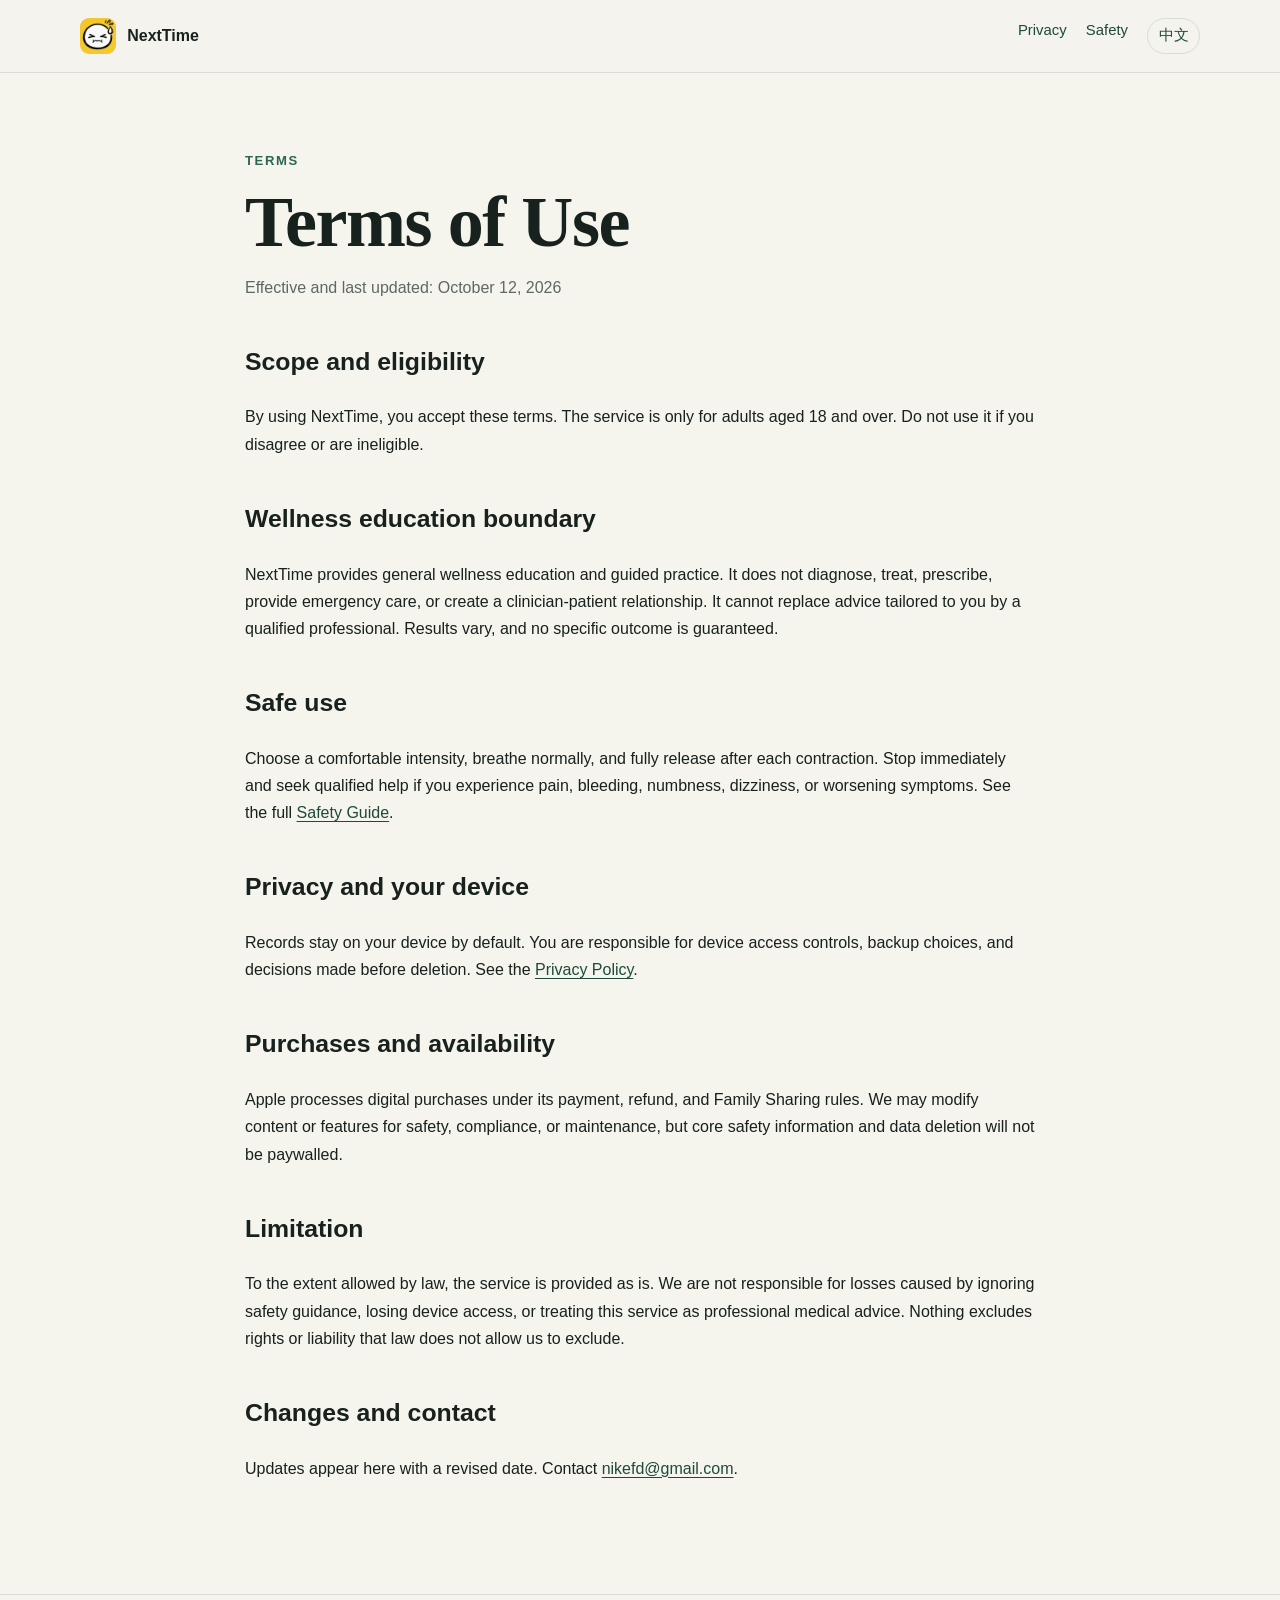
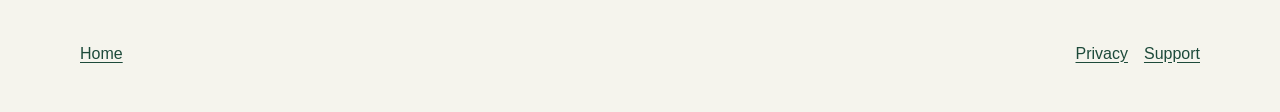
<file: docs/terms_en.html>
<!doctype html><html lang="en"><head><meta charset="utf-8"><meta name="viewport" content="width=device-width,initial-scale=1"><title>Terms of Use | NextTime</title><link rel="stylesheet" href="styles.css"></head><body><header class="site-header"><nav class="shell nav"><a class="brand" href="index_en.html"><img src="icon.png" alt="">NextTime</a><div class="nav-links"><a href="privacy_en.html">Privacy</a><a href="safety_en.html">Safety</a><a class="lang" href="terms.html" lang="zh-CN">中文</a></div></nav></header><main class="article"><p class="eyebrow">Terms</p><h1>Terms of Use</h1><p class="meta">Effective and last updated: October 12, 2026</p><h2>Scope and eligibility</h2><p>By using NextTime, you accept these terms. The service is only for adults aged 18 and over. Do not use it if you disagree or are ineligible.</p><h2>Wellness education boundary</h2><p>NextTime provides general wellness education and guided practice. It does not diagnose, treat, prescribe, provide emergency care, or create a clinician-patient relationship. It cannot replace advice tailored to you by a qualified professional. Results vary, and no specific outcome is guaranteed.</p><h2>Safe use</h2><p>Choose a comfortable intensity, breathe normally, and fully release after each contraction. Stop immediately and seek qualified help if you experience pain, bleeding, numbness, dizziness, or worsening symptoms. See the full <a href="safety_en.html">Safety Guide</a>.</p><h2>Privacy and your device</h2><p>Records stay on your device by default. You are responsible for device access controls, backup choices, and decisions made before deletion. See the <a href="privacy_en.html">Privacy Policy</a>.</p><h2>Purchases and availability</h2><p>Apple processes digital purchases under its payment, refund, and Family Sharing rules. We may modify content or features for safety, compliance, or maintenance, but core safety information and data deletion will not be paywalled.</p><h2>Limitation</h2><p>To the extent allowed by law, the service is provided as is. We are not responsible for losses caused by ignoring safety guidance, losing device access, or treating this service as professional medical advice. Nothing excludes rights or liability that law does not allow us to exclude.</p><h2>Changes and contact</h2><p>Updates appear here with a revised date. Contact <a href="mailto:nikefd@gmail.com">nikefd@gmail.com</a>.</p></main><footer class="site-footer"><div class="shell footer-row"><a href="index_en.html">Home</a><div class="footer-links"><a href="privacy_en.html">Privacy</a><a href="support_en.html">Support</a></div></div></footer></body></html>
</file>
<file: docs/styles.css>
:root { color-scheme: light; --ink:#17211d; --muted:#5d6963; --paper:#f5f4ed; --card:#fffef9; --sage:#2d6651; --sage-dark:#1d4a3a; --mist:#dce9e1; --line:#d8ddd8; --warm:#bf6b48; --shadow:0 18px 60px rgba(31,56,45,.10); }
* { box-sizing:border-box; }
html { scroll-behavior:smooth; }
body { margin:0; color:var(--ink); background:var(--paper); font-family:-apple-system,BlinkMacSystemFont,"Segoe UI",sans-serif; line-height:1.7; }
a { color:var(--sage-dark); text-underline-offset:.18em; } a:hover { color:var(--warm); }
a:focus-visible,button:focus-visible { outline:3px solid var(--warm); outline-offset:4px; }
.skip { position:absolute; left:-9999px; top:1rem; } .skip:focus { left:1rem; z-index:10; background:white; padding:.65rem 1rem; border-radius:.5rem; }
.shell { width:min(1120px,calc(100% - 2rem)); margin:0 auto; }
.site-header { border-bottom:1px solid var(--line); background:rgba(245,244,237,.94); }
.nav { min-height:72px; display:flex; align-items:center; gap:1.25rem; }
.brand { display:inline-flex; align-items:center; gap:.7rem; color:var(--ink); text-decoration:none; font-weight:750; }
.brand img { width:36px; height:36px; border-radius:9px; }
.nav-links { margin-left:auto; display:flex; flex-wrap:wrap; justify-content:flex-end; gap:.85rem 1.2rem; }
.nav-links a { font-size:.93rem; text-decoration:none; } .lang { padding:.28rem .65rem; border:1px solid var(--line); border-radius:99px; }
.hero { display:grid; grid-template-columns:1.2fr .8fr; gap:3rem; align-items:center; padding:6.5rem 0 5rem; }
.eyebrow { color:var(--sage); font-size:.82rem; font-weight:800; letter-spacing:.12em; text-transform:uppercase; }
h1 { margin:.55rem 0 1rem; max-width:760px; font-family:Georgia,"Times New Roman",serif; font-size:clamp(2.5rem,7vw,5.6rem); line-height:.98; letter-spacing:-.035em; }
.lede { max-width:680px; color:var(--muted); font-size:clamp(1.05rem,2vw,1.28rem); }
.actions { display:flex; flex-wrap:wrap; gap:.75rem; margin-top:2rem; }
.button { display:inline-block; padding:.78rem 1.12rem; border-radius:.7rem; background:var(--sage); color:white; text-decoration:none; font-weight:700; }
.button:hover { background:var(--sage-dark); color:white; } .button.secondary { color:var(--sage-dark); background:transparent; border:1px solid var(--sage); }
.hero-card { padding:2rem; border-radius:2rem 2rem .65rem 2rem; background:var(--sage-dark); color:white; box-shadow:var(--shadow); }
.hero-card .big { margin:.3rem 0 1rem; font:700 2rem/1.1 Georgia,serif; } .hero-card p { color:#dce9e1; }
.privacy-list { list-style:none; padding:0; margin:1.4rem 0 0; } .privacy-list li { padding:.55rem 0; border-top:1px solid rgba(255,255,255,.18); }
.section { padding:4.5rem 0; } .section.alt { background:var(--mist); }
.section h2,.article h1 { font-family:Georgia,"Times New Roman",serif; letter-spacing:-.02em; }
.section h2 { margin:0 0 .75rem; font-size:clamp(2rem,4vw,3.2rem); } .intro { color:var(--muted); max-width:700px; margin-bottom:2rem; }
.grid { display:grid; grid-template-columns:repeat(4,1fr); gap:1rem; }
.card { min-height:190px; padding:1.4rem; background:var(--card); border:1px solid var(--line); border-radius:1rem; }
.card .number { color:var(--warm); font-weight:800; } .card h3 { margin:.5rem 0; } .card p { margin:0; color:var(--muted); }
.callout { margin:2rem 0; padding:1.2rem 1.35rem; border-left:4px solid var(--warm); background:#fff8f2; }
.status { display:inline-flex; gap:.45rem; align-items:center; padding:.3rem .7rem; border-radius:999px; background:#fff0e8; color:#873e25; font-size:.9rem; font-weight:700; }
.article { width:min(790px,calc(100% - 2rem)); margin:0 auto; padding:4rem 0 6rem; } .article h1 { font-size:clamp(2.4rem,6vw,4.5rem); line-height:1; }
.article h2 { margin-top:2.5rem; font-size:1.55rem; } .article h3 { margin-top:1.7rem; } .article li { margin-bottom:.55rem; } .meta { color:var(--muted); } .source-list li { margin-bottom:1.2rem; }
.site-footer { padding:2.8rem 0; border-top:1px solid var(--line); } .footer-row { display:flex; justify-content:space-between; gap:1.5rem; flex-wrap:wrap; }
.footer-links { display:flex; flex-wrap:wrap; gap:.7rem 1rem; } .fine { margin-top:1.2rem; color:var(--muted); font-size:.88rem; }
@media (max-width:780px) { .nav{align-items:flex-start;padding:1rem 0}.nav-links a:not(.lang){display:none}.hero{grid-template-columns:1fr;padding:4rem 0}.grid{grid-template-columns:1fr 1fr} }
@media (max-width:520px) { .grid{grid-template-columns:1fr}.hero-card{border-radius:1.25rem 1.25rem .5rem 1.25rem} }
@media (prefers-reduced-motion:reduce) { html{scroll-behavior:auto} }
</file>
